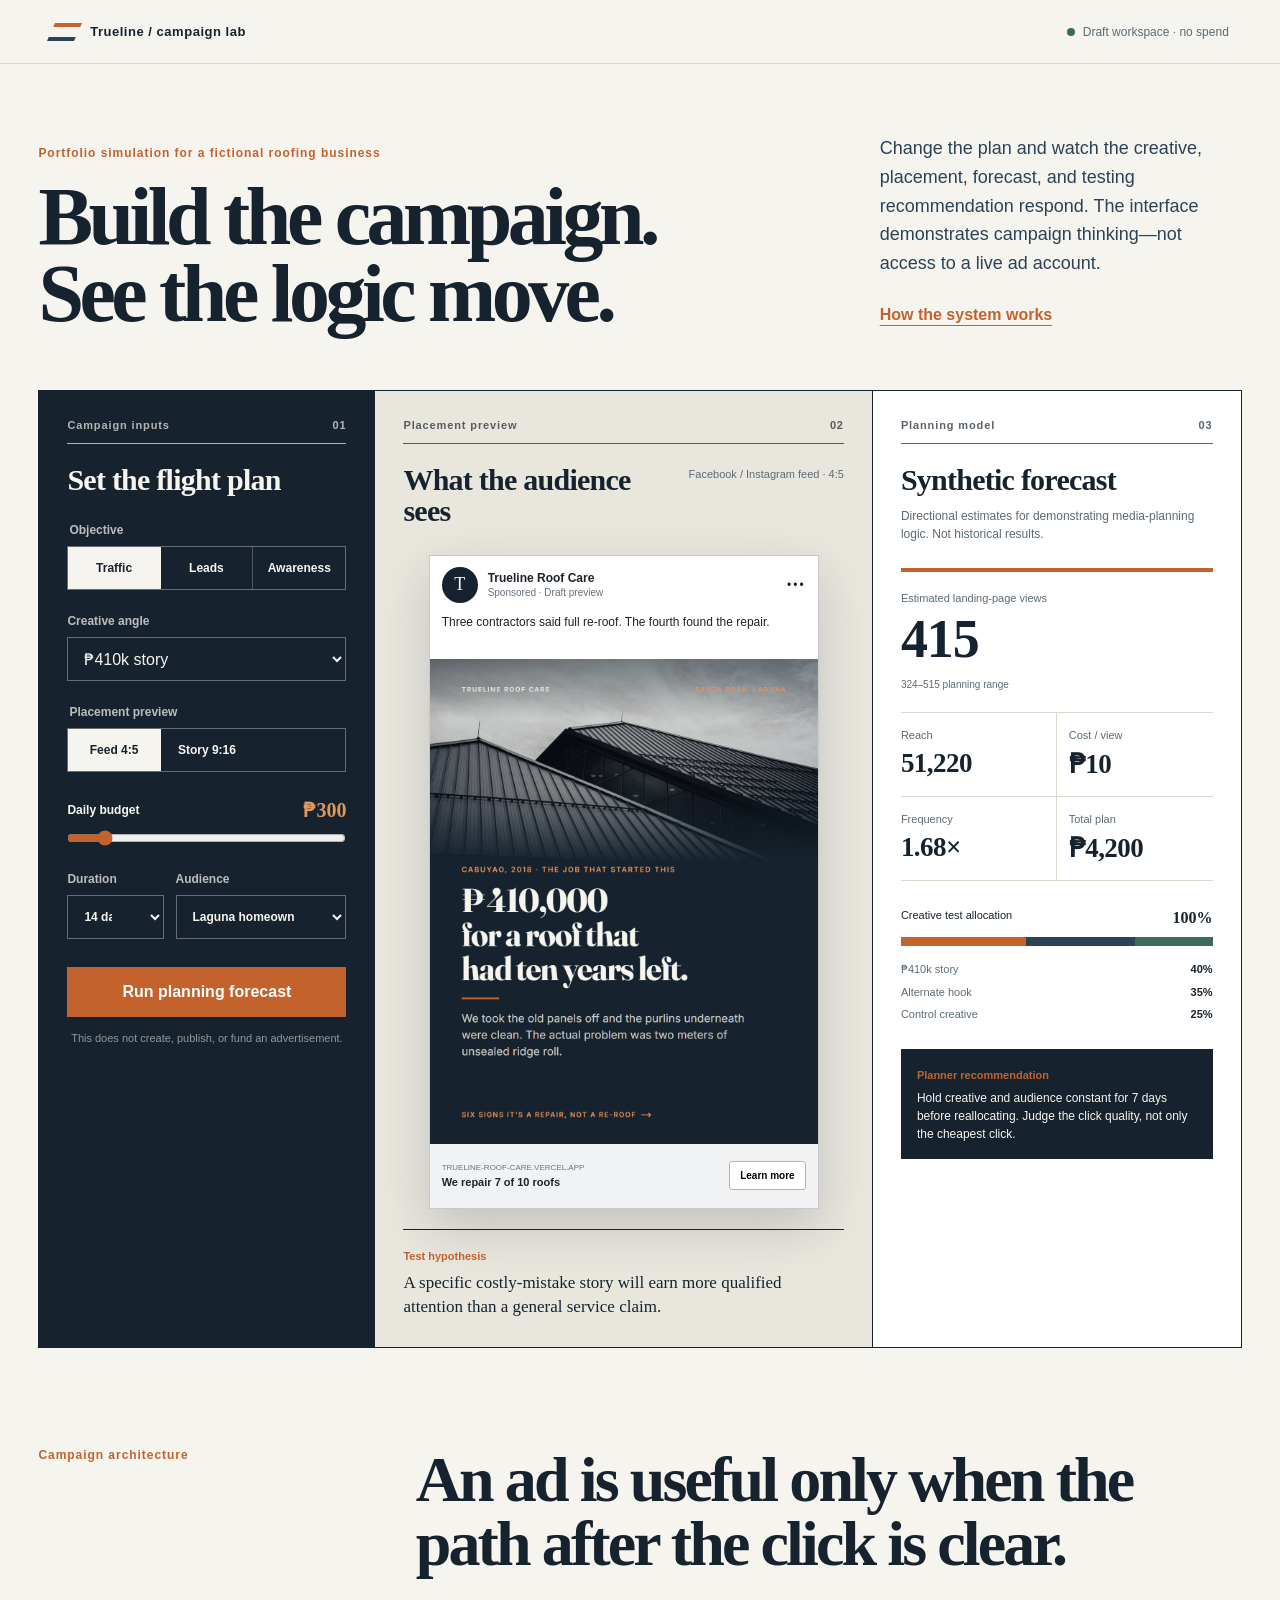
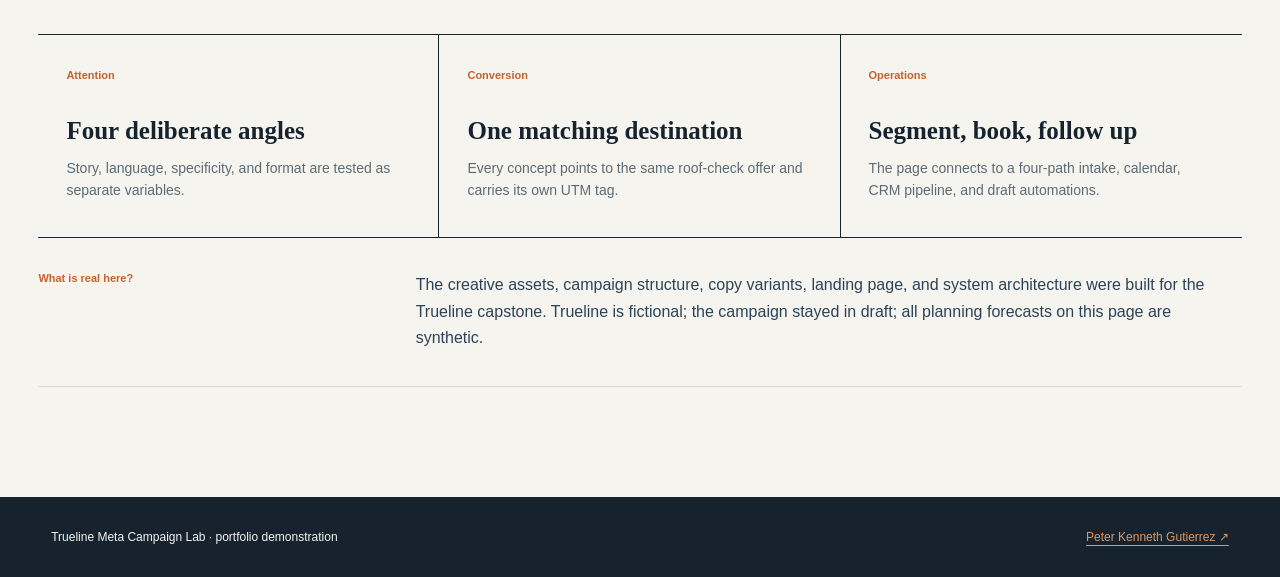
<file: meta-lab/index.html>
<!doctype html>
<html lang="en">
<head>
  <meta charset="utf-8">
  <meta name="viewport" content="width=device-width,initial-scale=1">
  <meta name="description" content="Interactive, privacy-safe campaign planning demo for the fictional Trueline Roof Care project.">
  <title>Trueline Meta Campaign Lab</title>
  <link rel="stylesheet" href="styles.css">
</head>
<body>
  <header class="topbar">
    <a class="brand" href="#lab" aria-label="Trueline campaign lab home">
      <span class="brand-mark" aria-hidden="true"></span>
      <span>Trueline / campaign lab</span>
    </a>
    <div class="status"><span></span> Draft workspace · no spend</div>
  </header>

  <main>
    <section class="intro" aria-labelledby="page-title">
      <div>
        <p class="context">Portfolio simulation for a fictional roofing business</p>
        <h1 id="page-title">Build the campaign.<br>See the logic move.</h1>
      </div>
      <div class="intro-copy">
        <p>Change the plan and watch the creative, placement, forecast, and testing recommendation respond. The interface demonstrates campaign thinking—not access to a live ad account.</p>
        <a href="#method">How the system works</a>
      </div>
    </section>

    <section class="lab" id="lab" aria-label="Interactive campaign planner">
      <aside class="controls" aria-labelledby="controls-title">
        <div class="panel-heading">
          <span>Campaign inputs</span>
          <span class="step">01</span>
        </div>
        <h2 id="controls-title">Set the flight plan</h2>

        <fieldset>
          <legend>Objective</legend>
          <div class="segmented" id="objective-control">
            <button type="button" data-value="traffic" aria-pressed="true">Traffic</button>
            <button type="button" data-value="leads" aria-pressed="false">Leads</button>
            <button type="button" data-value="awareness" aria-pressed="false">Awareness</button>
          </div>
        </fieldset>

        <label class="field-label" for="creative">Creative angle</label>
        <select id="creative">
          <option value="story">₱410k story</option>
          <option value="taglish">Taglish pattern break</option>
          <option value="washer">₱18 washer detail</option>
          <option value="carousel">Six-signs carousel</option>
        </select>

        <fieldset>
          <legend>Placement preview</legend>
          <div class="segmented" id="placement-control">
            <button type="button" data-value="feed" aria-pressed="true">Feed 4:5</button>
            <button type="button" data-value="story" aria-pressed="false">Story 9:16</button>
          </div>
        </fieldset>

        <div class="range-row">
          <label for="budget">Daily budget</label>
          <output id="budget-output" for="budget">₱300</output>
        </div>
        <input id="budget" type="range" min="150" max="1500" value="300" step="50">

        <div class="two-fields">
          <label>Duration
            <select id="duration">
              <option value="7">7 days</option>
              <option value="14" selected>14 days</option>
              <option value="30">30 days</option>
            </select>
          </label>
          <label>Audience
            <select id="audience">
              <option value="homeowners">Laguna homeowners</option>
              <option value="property">Property operators</option>
              <option value="newbuild">New-build owners</option>
            </select>
          </label>
        </div>

        <button class="run-button" type="button" id="run-forecast">Run planning forecast</button>
        <p class="control-note">This does not create, publish, or fund an advertisement.</p>
      </aside>

      <section class="preview-panel" aria-labelledby="preview-title">
        <div class="panel-heading">
          <span>Placement preview</span>
          <span class="step">02</span>
        </div>
        <div class="preview-topline">
          <h2 id="preview-title">What the audience sees</h2>
          <span id="format-label">Facebook feed · 4:5</span>
        </div>

        <div class="device-stage">
          <article class="ad-shell feed" id="ad-shell">
            <div class="ad-header">
              <span class="avatar" aria-hidden="true">T</span>
              <span><strong>Trueline Roof Care</strong><small>Sponsored · Draft preview</small></span>
              <span class="more" aria-hidden="true">•••</span>
            </div>
            <p class="ad-copy" id="ad-copy"></p>
            <div class="creative-frame">
              <img id="creative-image" src="assets/story-feed.png" alt="Trueline roof-care advertising creative">
              <span class="story-ui" aria-hidden="true">Learn more</span>
            </div>
            <div class="ad-footer">
              <span><small>TRUELINE-ROOF-CARE.VERCEL.APP</small><strong id="ad-headline"></strong></span>
              <button type="button" tabindex="-1">Learn more</button>
            </div>
          </article>
        </div>

        <div class="hypothesis">
          <span>Test hypothesis</span>
          <p id="hypothesis-copy"></p>
        </div>
      </section>

      <aside class="forecast" aria-labelledby="forecast-title">
        <div class="panel-heading">
          <span>Planning model</span>
          <span class="step">03</span>
        </div>
        <h2 id="forecast-title">Synthetic forecast</h2>
        <p class="forecast-note">Directional estimates for demonstrating media-planning logic. Not historical results.</p>

        <div class="metric primary">
          <span id="primary-label">Estimated landing-page views</span>
          <strong id="primary-value">—</strong>
          <small id="primary-range">Run the forecast to calculate</small>
        </div>
        <div class="metric-grid">
          <div class="metric"><span>Reach</span><strong id="reach-value">—</strong></div>
          <div class="metric"><span id="cost-label">Cost / view</span><strong id="cost-value">—</strong></div>
          <div class="metric"><span>Frequency</span><strong id="frequency-value">—</strong></div>
          <div class="metric"><span>Total plan</span><strong id="spend-value">—</strong></div>
        </div>

        <div class="allocation">
          <div class="allocation-heading"><span>Creative test allocation</span><strong>100%</strong></div>
          <div class="allocation-bar" aria-hidden="true">
            <i style="--w:40%"></i><i style="--w:35%"></i><i style="--w:25%"></i>
          </div>
          <ol id="allocation-list"></ol>
        </div>

        <div class="recommendation" aria-live="polite">
          <span>Planner recommendation</span>
          <p id="recommendation-copy">Run the forecast to generate a next-step recommendation.</p>
        </div>
      </aside>
    </section>

    <section class="method" id="method" aria-labelledby="method-title">
      <div class="method-heading">
        <p class="context">Campaign architecture</p>
        <h2 id="method-title">An ad is useful only when the path after the click is clear.</h2>
      </div>
      <div class="journey" role="list">
        <article role="listitem"><span>Attention</span><h3>Four deliberate angles</h3><p>Story, language, specificity, and format are tested as separate variables.</p></article>
        <article role="listitem"><span>Conversion</span><h3>One matching destination</h3><p>Every concept points to the same roof-check offer and carries its own UTM tag.</p></article>
        <article role="listitem"><span>Operations</span><h3>Segment, book, follow up</h3><p>The page connects to a four-path intake, calendar, CRM pipeline, and draft automations.</p></article>
      </div>
      <div class="truth-note">
        <strong>What is real here?</strong>
        <p>The creative assets, campaign structure, copy variants, landing page, and system architecture were built for the Trueline capstone. Trueline is fictional; the campaign stayed in draft; all planning forecasts on this page are synthetic.</p>
      </div>
    </section>
  </main>

  <footer>
    <span>Trueline Meta Campaign Lab · portfolio demonstration</span>
    <a href="https://gutierrez-portfolio-zeta.vercel.app/" target="_blank" rel="noopener">Peter Kenneth Gutierrez ↗</a>
  </footer>
  <script src="app.js"></script>
</body>
</html>
</file>
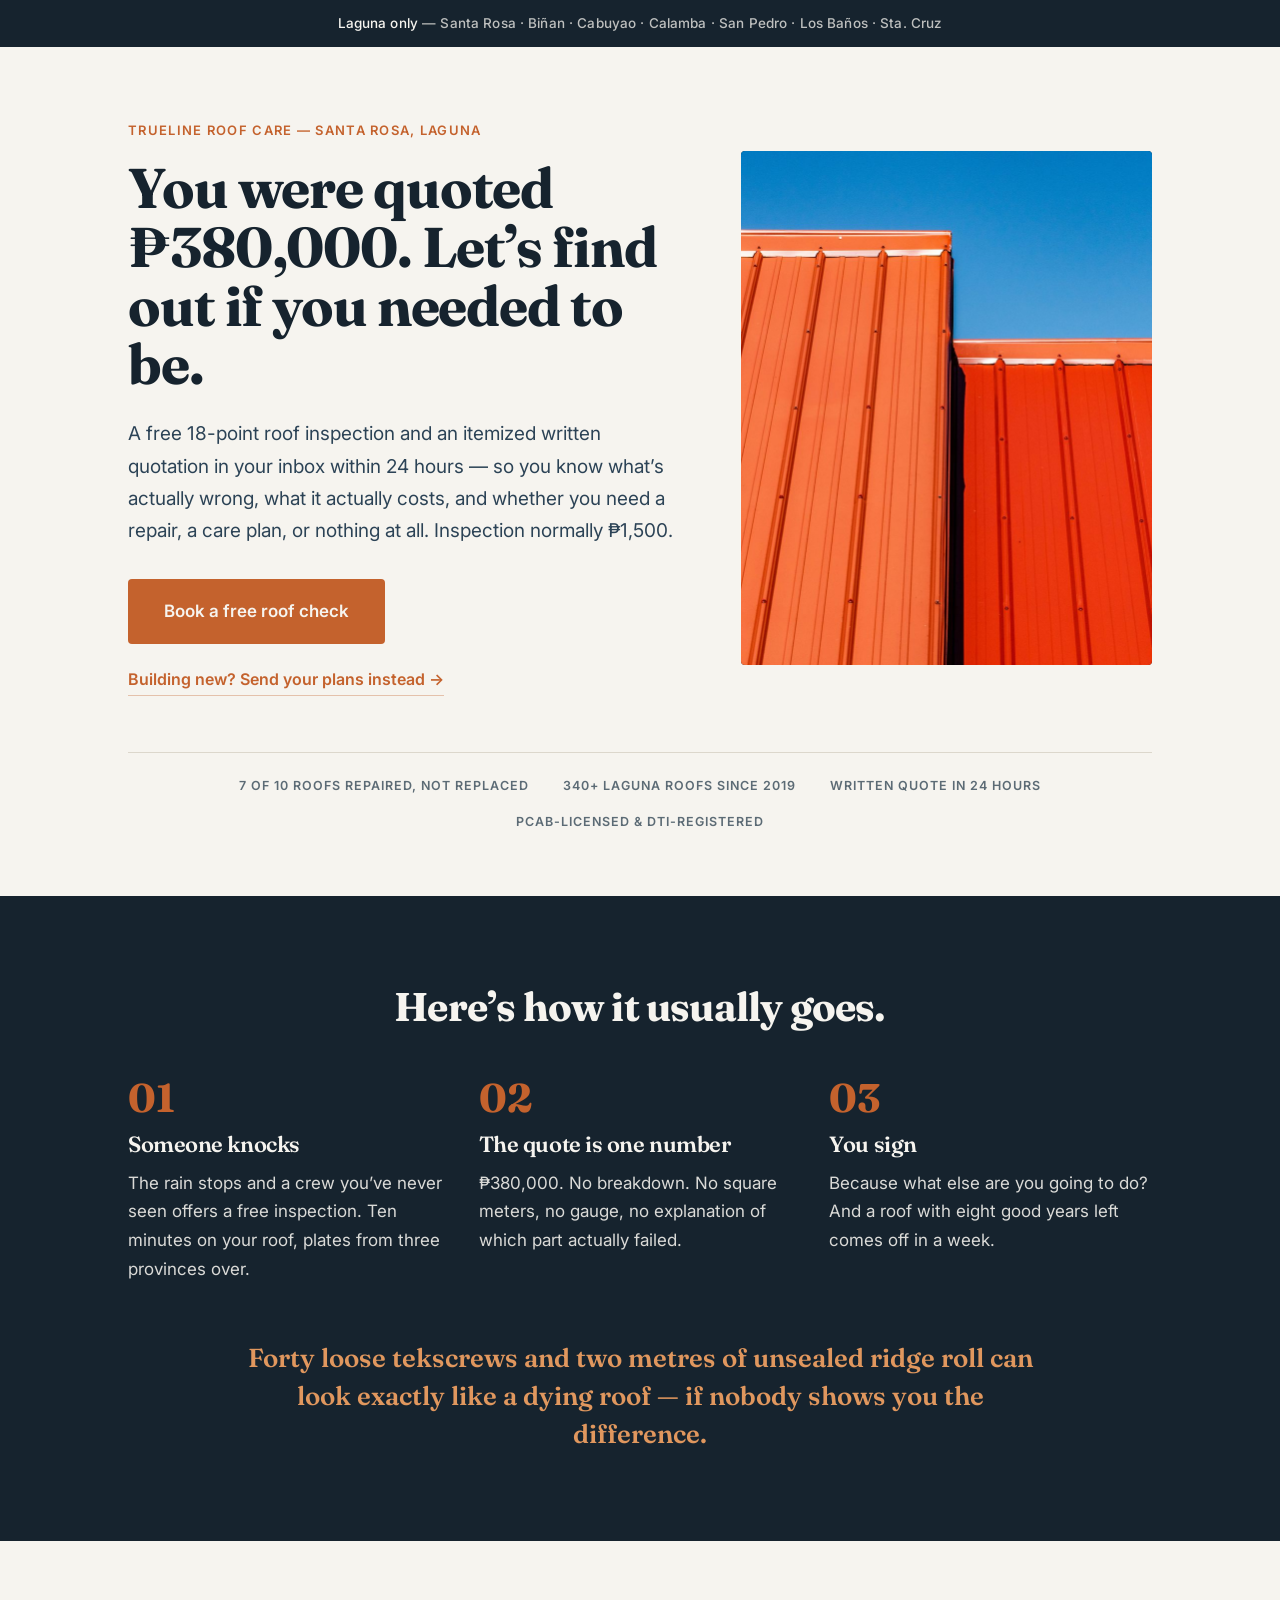
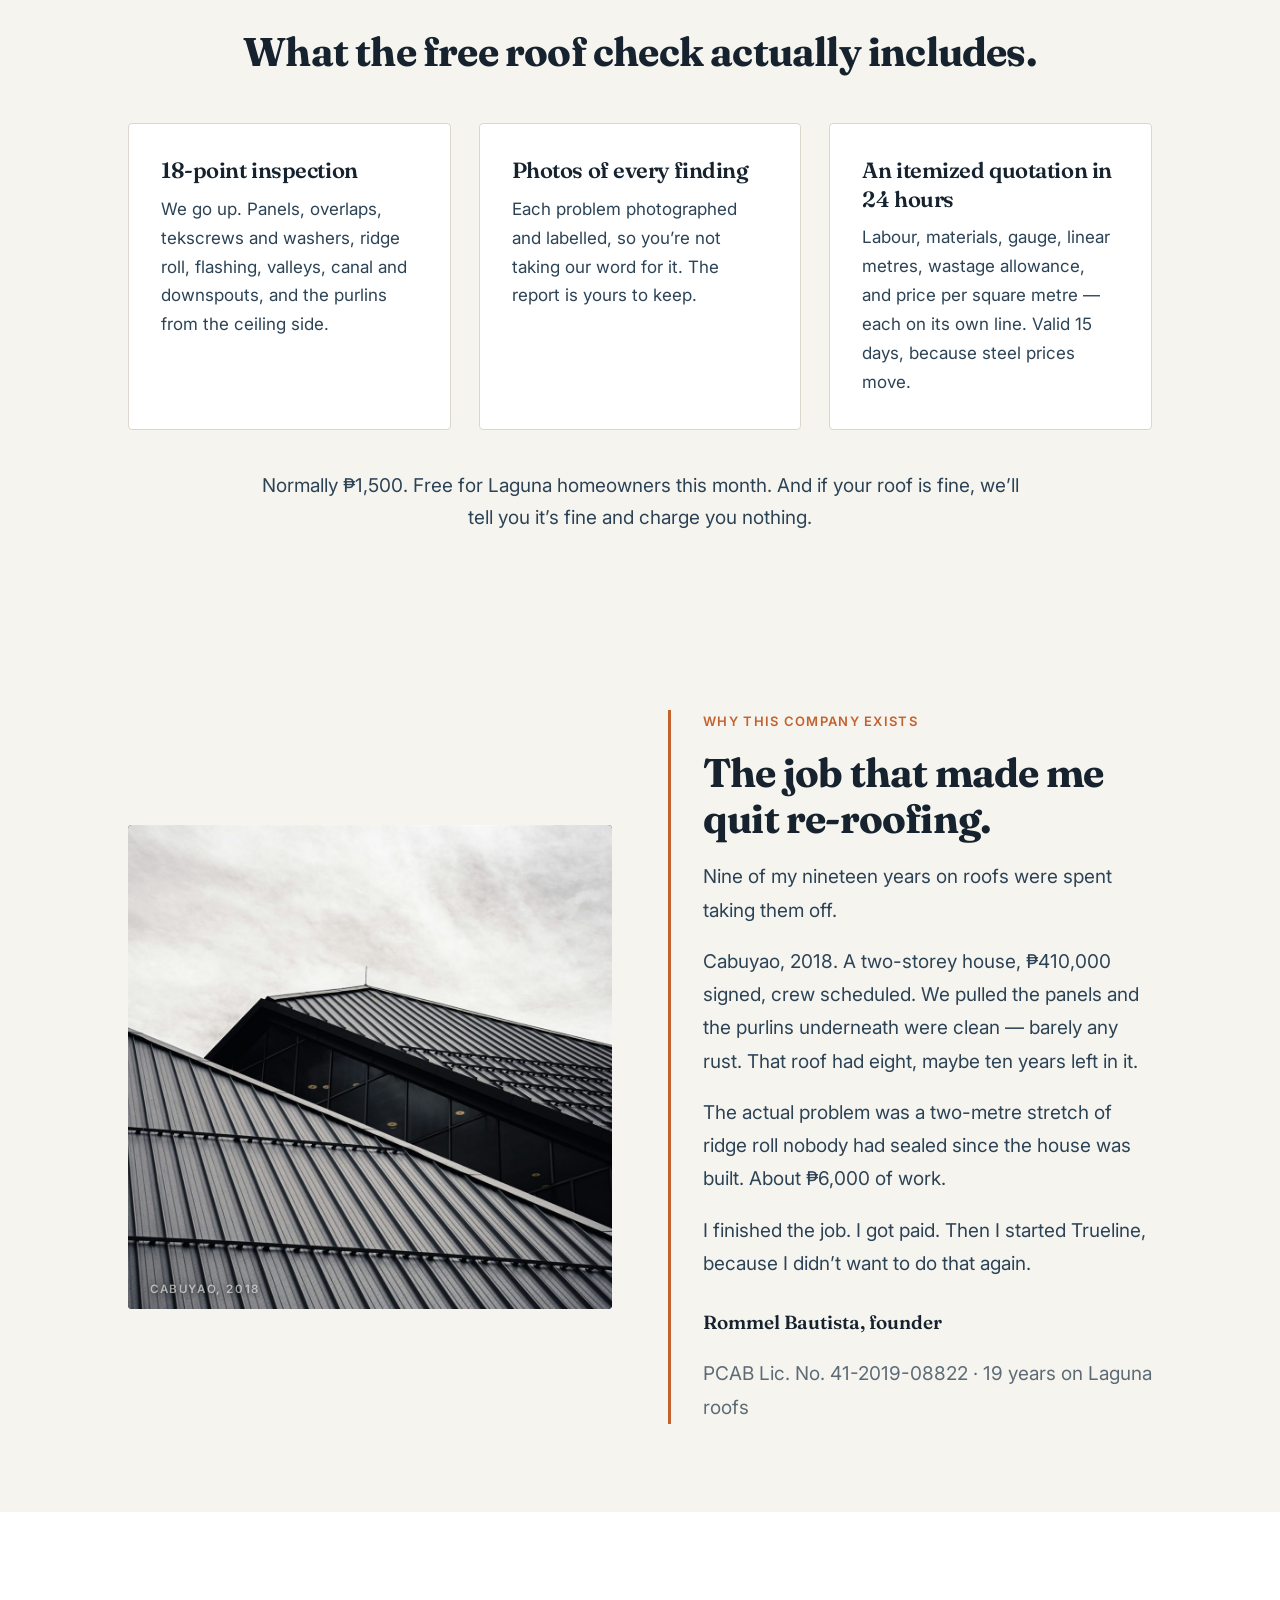
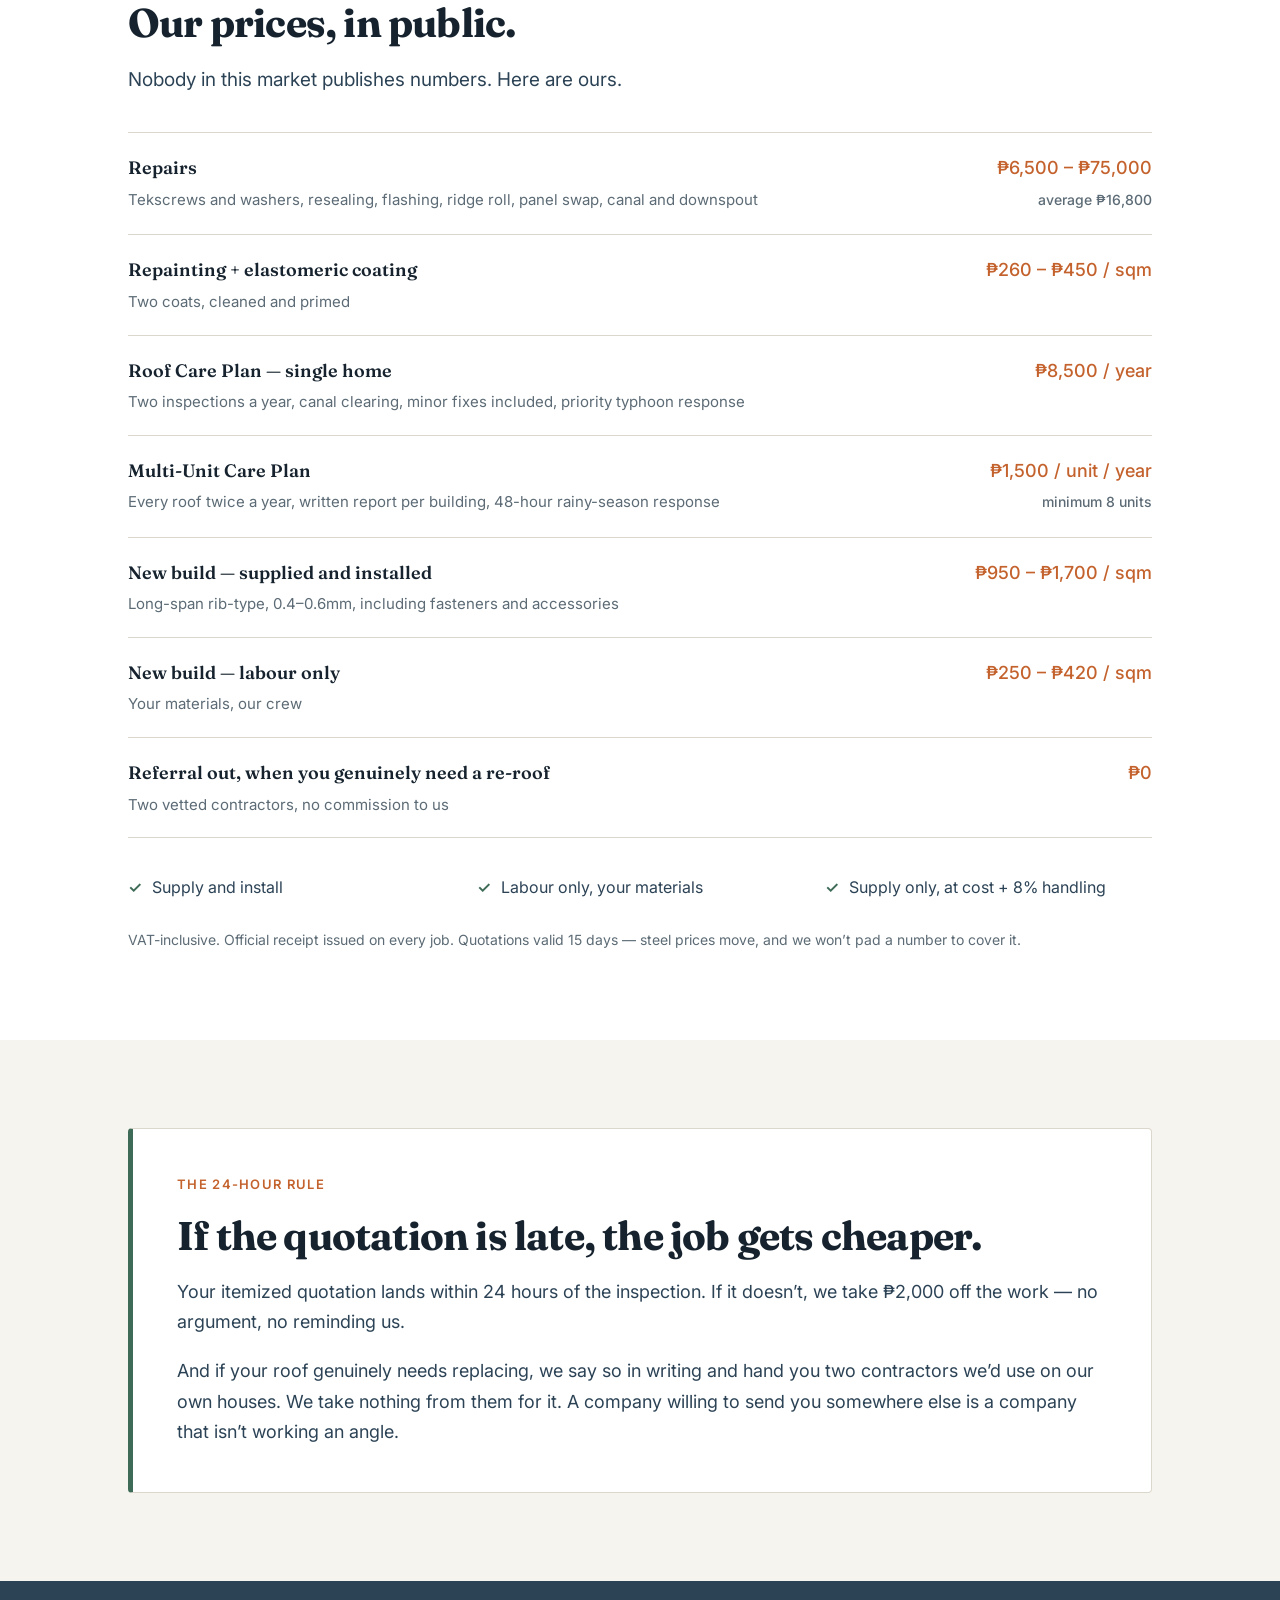
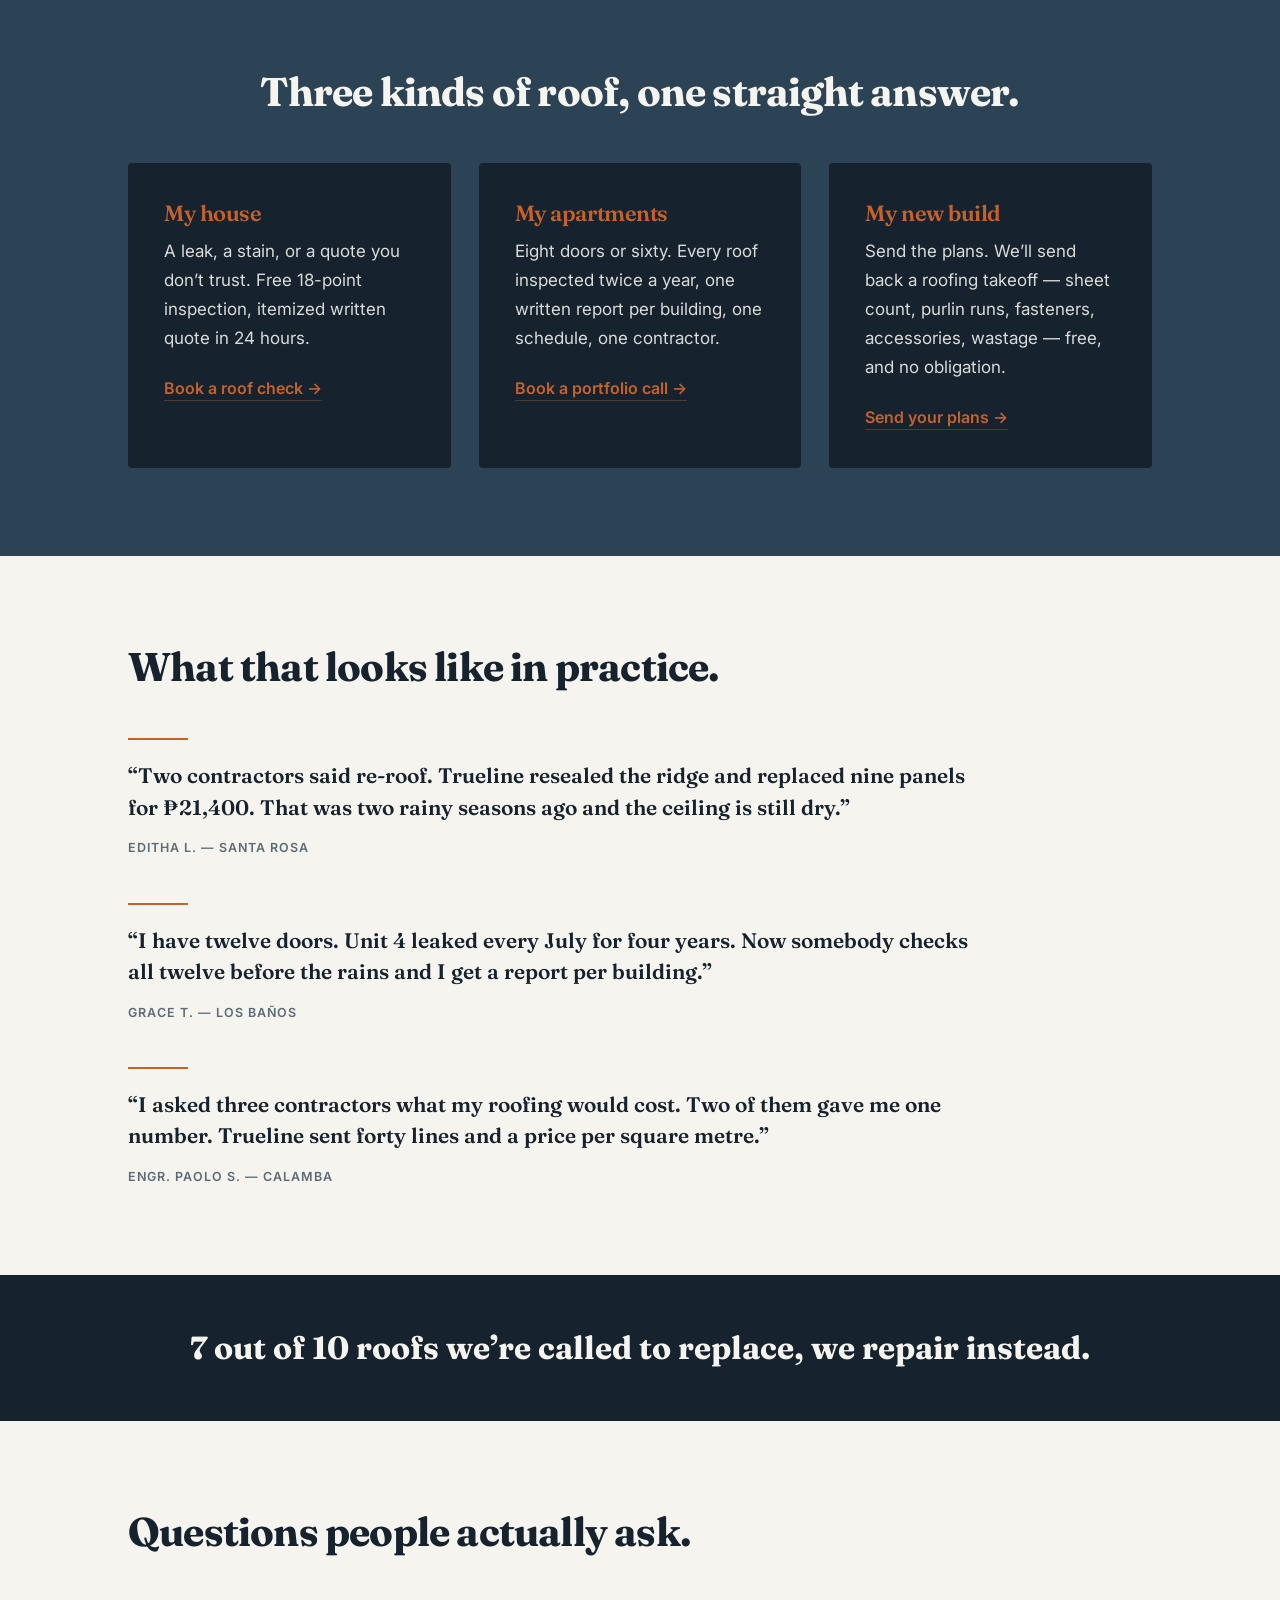
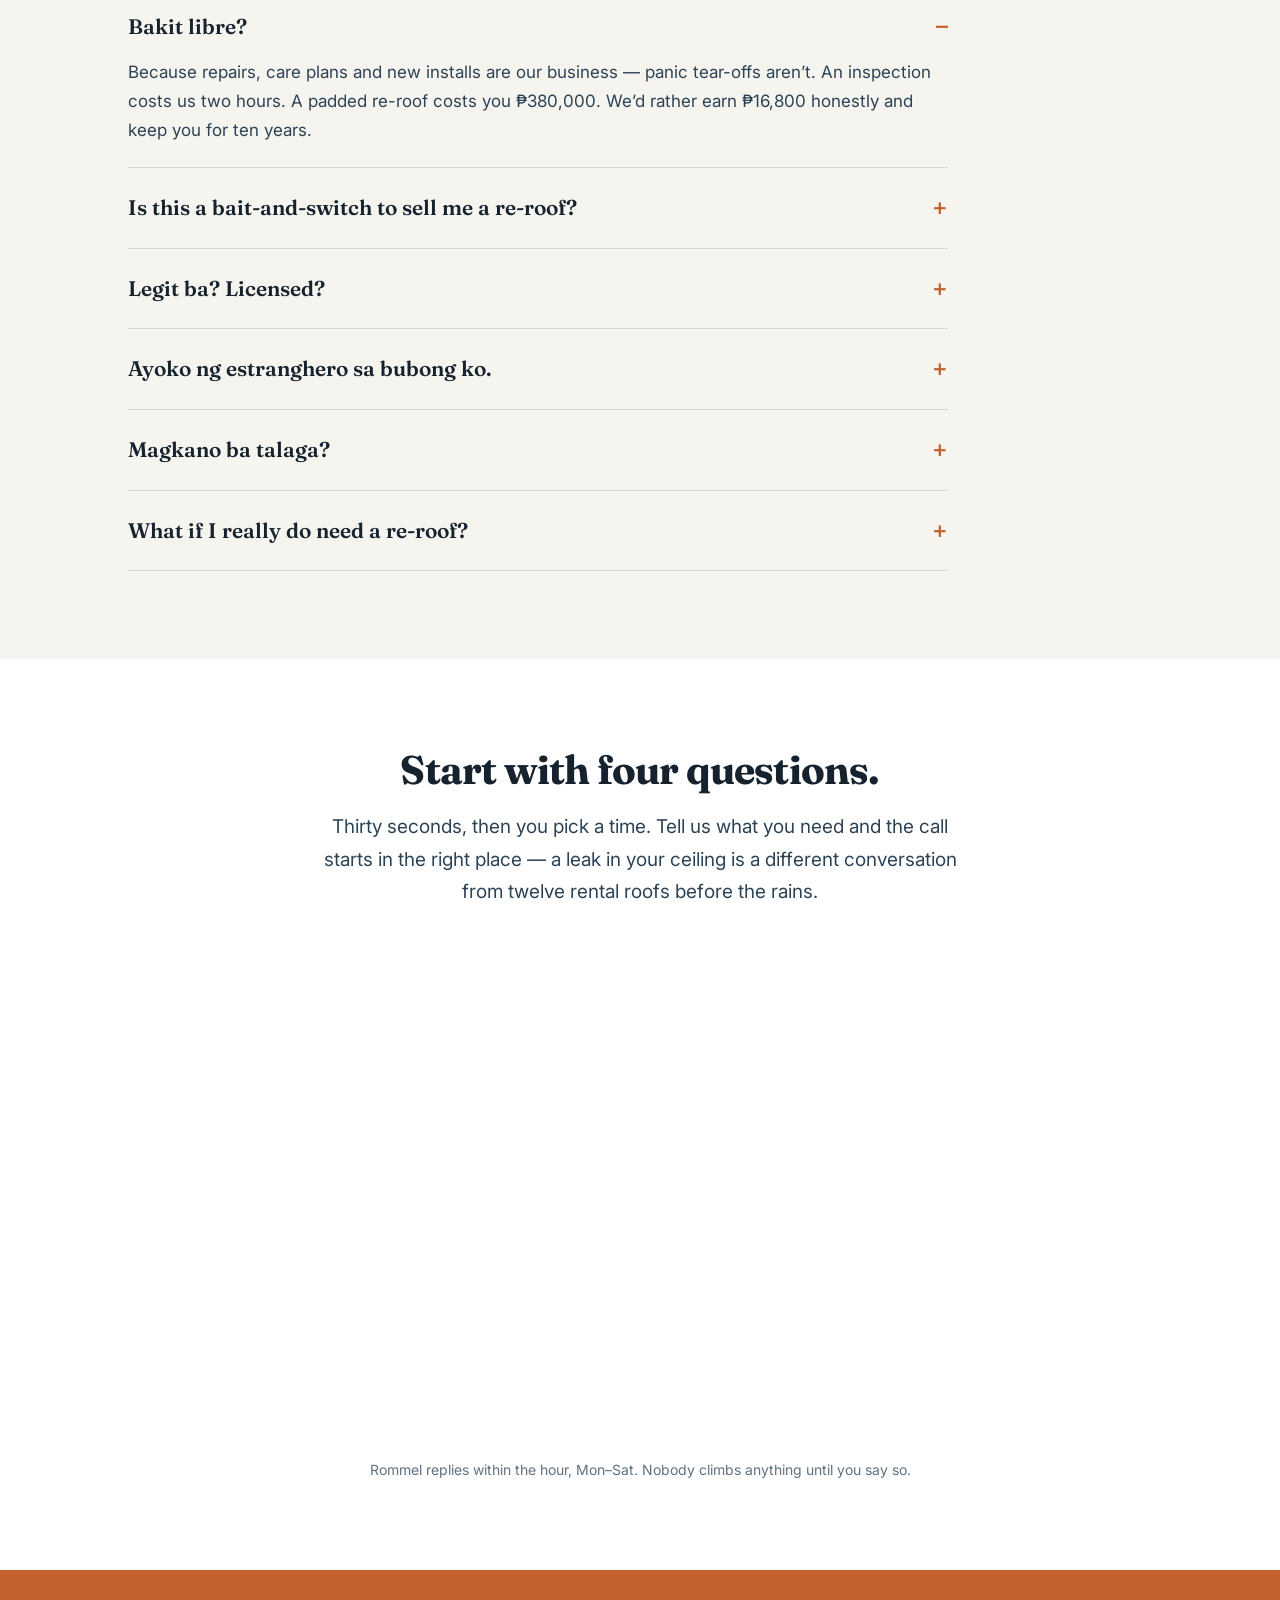
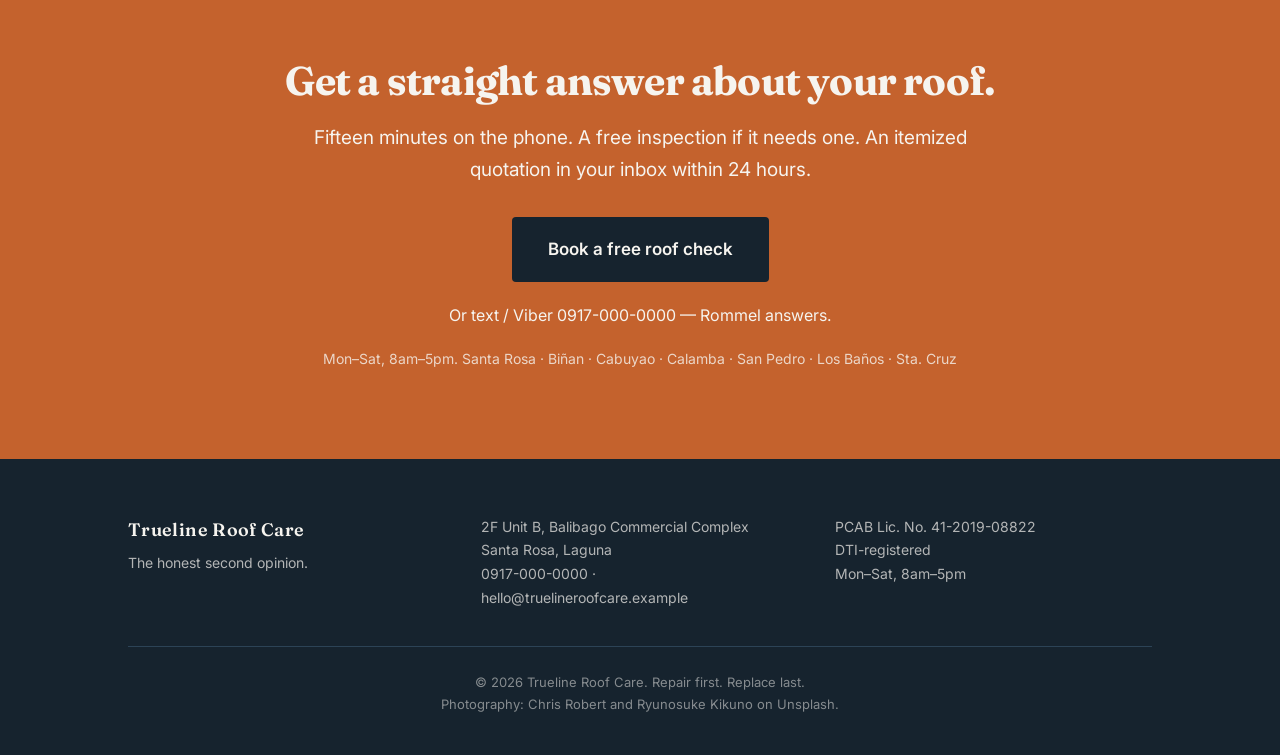
<file: site/index.html>
<!doctype html>
<html lang="en">
<head>
<meta charset="utf-8">
<meta name="viewport" content="width=device-width, initial-scale=1">
<title>Trueline Roof Care — The honest second opinion | Santa Rosa, Laguna</title>
<meta name="description" content="Free 18-point roof inspection and an itemized written quotation within 24 hours. We repair 7 out of 10 roofs we're called to replace. Santa Rosa, Biñan, Cabuyao, Calamba, San Pedro, Los Baños, Sta. Cruz.">
<link rel="preconnect" href="https://fonts.googleapis.com">
<link rel="preconnect" href="https://fonts.gstatic.com" crossorigin>
<link href="https://fonts.googleapis.com/css2?family=Fraunces:opsz,wght@9..144,600;9..144,700&family=Inter:wght@400;500;600&display=swap" rel="stylesheet">
<style>
:root{
  --slate:#16232E;
  --storm:#2C4356;
  --chalk:#F6F4EF;
  --copper:#C4622D;
  --copper-light:#E0975E;
  --moss:#3E6B57;
  --line:#DCD7CC;
  --ink-muted:#5C6B75;
  --serif:'Fraunces',Georgia,'Times New Roman',serif;
  --sans:'Inter',-apple-system,BlinkMacSystemFont,'Segoe UI',sans-serif;
  --max:1080px;
  --pad:88px;
}
*{box-sizing:border-box;margin:0;padding:0}
html{scroll-behavior:smooth}
body{
  font-family:var(--sans);
  font-size:18px;
  line-height:1.7;
  color:var(--storm);
  background:var(--chalk);
  -webkit-font-smoothing:antialiased;
}
img{max-width:100%;display:block}
a{color:var(--copper);text-decoration:none}
a:hover{color:var(--copper-light)}

/* ---------- layout ---------- */
.wrap{max-width:var(--max);margin:0 auto;padding:0 28px}
section{padding:var(--pad) 0}
.band-dark{background:var(--slate);color:var(--chalk)}
.band-storm{background:var(--storm);color:var(--chalk)}
.band-white{background:#fff}
.band-copper{background:var(--copper);color:var(--chalk)}

/* ---------- type ---------- */
h1,h2,h3{font-family:var(--serif);color:var(--slate);font-weight:700;letter-spacing:-.02em}
.band-dark h1,.band-dark h2,.band-dark h3,
.band-storm h2,.band-storm h3,
.band-copper h2{color:var(--chalk)}
h1{font-size:clamp(34px,5.2vw,56px);line-height:1.05}
h2{font-size:clamp(28px,3.6vw,40px);line-height:1.15;margin-bottom:18px}
h3{font-size:22px;font-weight:600;line-height:1.3;margin-bottom:10px}
p{margin-bottom:18px}
p:last-child{margin-bottom:0}
.eyebrow{
  font-family:var(--sans);font-size:13px;font-weight:600;letter-spacing:.1em;
  text-transform:uppercase;color:var(--copper);margin-bottom:18px;display:block
}
.lede{font-size:19px}
.muted{color:var(--ink-muted)}
.small{font-size:14px;line-height:1.6}

/* ---------- buttons ---------- */
.btn{
  display:inline-block;font-family:var(--sans);font-size:17px;font-weight:600;
  background:var(--copper);color:var(--chalk);padding:18px 36px;border-radius:4px;
  transition:background .18s ease;border:none;cursor:pointer
}
.btn:hover{background:var(--copper-light);color:var(--chalk)}
.btn-invert{background:var(--slate);color:var(--chalk)}
.btn-invert:hover{background:#0d161d;color:var(--chalk)}
.textlink{font-weight:600;font-size:16px;border-bottom:1px solid rgba(196,98,45,.35);padding-bottom:2px}

/* ---------- announcement ---------- */
.announce{
  background:var(--slate);color:var(--chalk);font-size:13.5px;font-weight:500;
  text-align:center;padding:12px 20px;letter-spacing:.01em
}
.announce span{opacity:.75}

/* ---------- hero ---------- */
.hero{padding:72px 0 64px}
.hero-grid{display:grid;grid-template-columns:1.15fr .85fr;gap:56px;align-items:center}
.hero h1{margin-bottom:24px}
.hero .lede{max-width:34em;margin-bottom:32px}
.hero-cta{display:flex;flex-wrap:wrap;gap:22px;align-items:center}

/* hero art — SVG illustration, or swap in a photo via .art img */
.art{position:relative;border-radius:4px;overflow:hidden;background:var(--slate);line-height:0}
.art svg{width:100%;height:auto;display:block;font-family:var(--sans)}
.art img{width:100%;height:100%;object-fit:cover;object-position:50% 45%;aspect-ratio:4/5}
.art .panel-tag{z-index:2;text-shadow:0 1px 6px rgba(11,20,27,.85)}

/* the roof panel, drawn in CSS — no stock photography */
.panel{
  position:relative;aspect-ratio:4/5;border-radius:4px;overflow:hidden;
  background:
    linear-gradient(115deg,rgba(224,151,94,.22) 0%,rgba(224,151,94,0) 38%),
    repeating-linear-gradient(101deg,
      #16232E 0 13px,
      #1c2c39 13px 17px,
      #2C4356 17px 27px,
      #1c2c39 27px 31px);
  box-shadow:inset 0 0 90px rgba(0,0,0,.45)
}
.panel::after{
  content:"";position:absolute;inset:0;
  background-image:radial-gradient(circle at 1px 1px,rgba(246,244,239,.055) 1px,transparent 0);
  background-size:4px 4px;
}
.screw{
  position:absolute;width:13px;height:13px;border-radius:50%;
  background:#8f6b52;box-shadow:0 0 0 3px rgba(196,98,45,.28),0 1px 2px rgba(0,0,0,.5)
}
.screw.flag{background:var(--copper);box-shadow:0 0 0 4px rgba(196,98,45,.28),0 0 0 12px rgba(196,98,45,.13)}
.chalkline{
  position:absolute;left:0;right:0;bottom:22%;height:0;
  border-top:1.5px dashed rgba(246,244,239,.5);transform:rotate(-11deg)
}
.panel-tag{
  position:absolute;left:22px;bottom:20px;font-size:11.5px;font-weight:600;
  letter-spacing:.14em;text-transform:uppercase;color:rgba(246,244,239,.62)
}

/* trust strip */
.trust{border-top:1px solid var(--line);margin-top:56px;padding-top:22px}
.trust ul{list-style:none;display:flex;flex-wrap:wrap;gap:14px 34px;justify-content:center}
.trust li{
  font-size:12.5px;font-weight:600;letter-spacing:.08em;text-transform:uppercase;color:var(--ink-muted)
}

/* ---------- grids ---------- */
.cols-3{display:grid;grid-template-columns:repeat(3,1fr);gap:28px}
.cols-2{display:grid;grid-template-columns:1fr 1fr;gap:56px;align-items:center}

.step .num{font-family:var(--serif);font-size:40px;font-weight:700;color:var(--copper);line-height:1;margin-bottom:12px;display:block}
.step p{color:rgba(246,244,239,.88);font-size:17px}
.pullquote{
  font-family:var(--serif);font-size:clamp(20px,2.4vw,26px);font-weight:600;line-height:1.45;
  color:var(--copper-light);text-align:center;max-width:800px;margin:56px auto 0
}

.card{
  background:#fff;border:1px solid var(--line);border-radius:4px;padding:32px
}
.card p{font-size:17px}
.kicker{text-align:center;max-width:780px;margin:40px auto 0;font-size:19px}

/* founder */
.founder-copy{border-left:3px solid var(--copper);padding-left:32px}
.founder-copy p{font-size:19px;line-height:1.75}
.sig{font-family:var(--serif);font-size:20px;font-weight:600;color:var(--slate);margin-top:26px}
.credentials{font-size:13px;color:var(--ink-muted)}

/* prices */
.price-row{
  display:grid;grid-template-columns:1fr auto;gap:28px;align-items:baseline;
  padding:20px 0;border-bottom:1px solid var(--line)
}
.price-row:first-of-type{border-top:1px solid var(--line)}
.price-row .name{font-family:var(--serif);font-weight:600;font-size:18px;color:var(--slate)}
.price-row .name em{font-style:normal;font-family:var(--sans);font-weight:400;font-size:15px;color:var(--ink-muted);display:block;margin-top:3px}
.price-row .amt{font-weight:500;color:var(--copper);text-align:right;white-space:nowrap}
.buy{display:grid;grid-template-columns:repeat(3,1fr);gap:22px;margin-top:36px}
.buy div{font-size:16px;display:flex;gap:10px;align-items:flex-start}
.tick{color:var(--moss);font-weight:600;flex:none}

/* guarantee */
.guarantee{
  background:#fff;border:1px solid var(--line);border-left:5px solid var(--moss);
  border-radius:4px;padding:44px
}

/* segments */
.seg{background:var(--slate);border-radius:4px;padding:36px}
.seg h3{color:var(--copper)}
.seg p{color:rgba(246,244,239,.88);font-size:17px;margin-bottom:20px}

/* proof */
.quote{max-width:860px;margin-bottom:44px}
.quote .rule{width:60px;height:2px;background:var(--copper);margin-bottom:20px}
.quote blockquote{font-family:var(--serif);font-size:21px;font-weight:600;line-height:1.5;color:var(--slate)}
.quote cite{
  display:block;margin-top:14px;font-style:normal;font-size:12.5px;font-weight:600;
  letter-spacing:.08em;text-transform:uppercase;color:var(--ink-muted)
}
.statband{background:var(--slate);padding:52px 0}
.statband p{
  font-family:var(--serif);font-weight:700;font-size:clamp(24px,3vw,32px);
  color:var(--chalk);text-align:center;line-height:1.3
}

/* faq */
.faq{max-width:820px}
details{border-bottom:1px solid var(--line);padding:22px 0}
details summary{
  font-family:var(--serif);font-size:21px;font-weight:600;color:var(--slate);
  cursor:pointer;list-style:none;display:flex;justify-content:space-between;gap:20px;align-items:baseline
}
details summary::-webkit-details-marker{display:none}
details summary::after{content:"+";color:var(--copper);font-family:var(--sans);font-weight:500;font-size:24px;line-height:1}
details[open] summary::after{content:"–"}
details p{margin-top:14px;font-size:17px}

/* form */
.formband{text-align:center}
.formband p{max-width:660px;margin:0 auto}
.formwrap{
  position:relative;z-index:1;isolation:isolate;
  max-width:600px;margin:30px auto 0;text-align:left;
  overflow:hidden;border-radius:8px;background:#fff
}
.formwrap iframe{
  display:block;width:100%;min-height:520px;max-width:100%;
  border:none;border-radius:8px;background:#fff
}
.formnote{position:relative;z-index:2;clear:both;margin-top:26px;font-size:14px;opacity:.75}
@media (max-width:900px){
  .formwrap{max-width:100%;margin-top:24px}
  .formwrap iframe{min-height:560px}
}

/* final cta */
.final{text-align:center}
.final p{max-width:720px;margin-left:auto;margin-right:auto}
.final .btn{margin:12px 0 20px}
.final .viber{font-size:16px}
.final .micro{font-size:14px;opacity:.8}

/* footer */
footer{background:var(--slate);color:rgba(246,244,239,.7);padding:56px 0 40px;font-size:14px}
footer .cols-3{gap:36px}
footer strong{
  display:block;font-family:var(--serif);font-size:18px;font-weight:600;
  color:var(--chalk);letter-spacing:.02em;margin-bottom:6px
}
.legal{
  border-top:1px solid #2C4356;margin-top:36px;padding-top:24px;text-align:center;
  font-size:13px;color:rgba(246,244,239,.5)
}

/* sticky mobile cta */
.sticky{
  display:none;position:fixed;left:0;right:0;bottom:0;z-index:50;
  background:var(--slate);padding:12px 16px;box-shadow:0 -8px 24px rgba(22,35,46,.22)
}
.sticky a{display:block;text-align:center}

/* reveal */
.reveal{opacity:0;transform:translateY(14px);transition:opacity .55s ease,transform .55s ease}
.reveal.in{opacity:1;transform:none}
@media (prefers-reduced-motion:reduce){
  .reveal{opacity:1;transform:none;transition:none}
  html{scroll-behavior:auto}
}

/* ---------- responsive ---------- */
@media (max-width:900px){
  :root{--pad:56px}
  .hero-grid,.cols-2{grid-template-columns:1fr;gap:36px}
  .cols-3,.buy{grid-template-columns:1fr}
  .hero{padding:48px 0 40px}
  .panel{aspect-ratio:5/3}
  .founder-copy{padding-left:22px}
  .guarantee{padding:30px}
  .price-row{grid-template-columns:1fr;gap:6px}
  .price-row .amt{text-align:left}
  .trust ul{justify-content:flex-start;gap:12px 22px}
  body{padding-bottom:72px}
  .sticky{display:block}
  footer .cols-3{grid-template-columns:1fr}
}
</style>
</head>
<body>

<!-- 1 · announcement -->
<div class="announce">
  Laguna only <span>— Santa Rosa · Biñan · Cabuyao · Calamba · San Pedro · Los Baños · Sta. Cruz</span>
</div>

<!-- 2 · hero -->
<section class="hero">
  <div class="wrap">
    <div class="hero-grid">
      <div>
        <span class="eyebrow">Trueline Roof Care — Santa Rosa, Laguna</span>
        <h1>You were quoted ₱380,000. Let&rsquo;s find out if you needed to be.</h1>
        <p class="lede">A free 18-point roof inspection and an itemized written quotation in your inbox within 24 hours &mdash; so you know what&rsquo;s actually wrong, what it actually costs, and whether you need a repair, a care plan, or nothing at all. Inspection normally ₱1,500.</p>
        <div class="hero-cta">
          <a class="btn" href="https://api.leadconnectorhq.com/widget/booking/OzxJlo2ymaCQIpZC8sUi" target="_blank" rel="noopener">Book a free roof check</a>
          <a class="textlink" href="#plans">Building new? Send your plans instead &rarr;</a>
        </div>
      </div>
      <!-- Hero photo. Save the Unsplash download as site/images/hero-roof.jpg.
           If the file is missing, the drawn SVG panel below shows instead. -->
      <figure class="art">
        <img src="images/hero-roof.jpg" alt="Roof line against the sky, Santa Rosa, Laguna"
             onerror="this.parentElement.remove();document.getElementById('heroArt').hidden=false">
      </figure>

      <figure class="art" id="heroArt" hidden>
        <svg viewBox="0 0 520 640" role="img" aria-label="Diagram of a long-span roof panel showing ridge roll, ribs, and tekscrews, with a failed rubber washer highlighted">
          <defs>
            <linearGradient id="rib" x1="0" y1="0" x2="1" y2="0">
              <stop offset="0%" stop-color="#101b24"/>
              <stop offset="42%" stop-color="#33506a"/>
              <stop offset="62%" stop-color="#22384a"/>
              <stop offset="100%" stop-color="#0e1820"/>
            </linearGradient>
            <linearGradient id="ridge" x1="0" y1="0" x2="0" y2="1">
              <stop offset="0%" stop-color="#3b5b76"/>
              <stop offset="55%" stop-color="#22384a"/>
              <stop offset="100%" stop-color="#101b24"/>
            </linearGradient>
            <linearGradient id="sheen" x1="0" y1="0" x2="1" y2="1">
              <stop offset="0%" stop-color="#E0975E" stop-opacity=".26"/>
              <stop offset="45%" stop-color="#E0975E" stop-opacity="0"/>
            </linearGradient>
          </defs>

          <rect width="520" height="640" rx="4" fill="#16232E"/>

          <!-- ribs -->
          <g>
            <rect x="34"  y="96" width="30" height="520" fill="url(#rib)"/>
            <rect x="82"  y="96" width="30" height="520" fill="url(#rib)"/>
            <rect x="130" y="96" width="30" height="520" fill="url(#rib)"/>
            <rect x="178" y="96" width="30" height="520" fill="url(#rib)"/>
            <rect x="226" y="96" width="30" height="520" fill="url(#rib)"/>
            <rect x="274" y="96" width="30" height="520" fill="url(#rib)"/>
            <rect x="322" y="96" width="30" height="520" fill="url(#rib)"/>
            <rect x="370" y="96" width="30" height="520" fill="url(#rib)"/>
            <rect x="418" y="96" width="30" height="520" fill="url(#rib)"/>
            <rect x="466" y="96" width="30" height="520" fill="url(#rib)"/>
          </g>

          <!-- ridge roll -->
          <rect x="18" y="58" width="484" height="40" rx="5" fill="url(#ridge)"/>
          <line x1="18" y1="98" x2="502" y2="98" stroke="#0b141b" stroke-width="2"/>

          <!-- tekscrews -->
          <g fill="#8f6b52">
            <circle cx="97"  cy="186" r="6"/><circle cx="241" cy="186" r="6"/><circle cx="385" cy="186" r="6"/>
            <circle cx="97"  cy="366" r="6"/><circle cx="241" cy="366" r="6"/><circle cx="385" cy="366" r="6"/>
            <circle cx="97"  cy="546" r="6"/><circle cx="385" cy="546" r="6"/>
          </g>

          <!-- the failed washer -->
          <circle cx="241" cy="546" r="22" fill="none" stroke="#C4622D" stroke-opacity=".3" stroke-width="1.5"/>
          <circle cx="241" cy="546" r="13" fill="none" stroke="#C4622D" stroke-opacity=".55" stroke-width="1.5"/>
          <circle cx="241" cy="546" r="6.5" fill="#C4622D"/>
          <path d="M263 546 H360" stroke="#C4622D" stroke-width="1.5" stroke-dasharray="3 4"/>
          <text x="366" y="542" fill="#E0975E" font-size="12" font-weight="600" letter-spacing="1.2">₱18 WASHER</text>
          <text x="366" y="560" fill="#F6F4EF" fill-opacity=".55" font-size="11.5" letter-spacing=".6">perished</text>

          <!-- chalk line -->
          <line x1="0" y1="470" x2="520" y2="404" stroke="#F6F4EF" stroke-opacity=".45" stroke-width="1.5" stroke-dasharray="7 7"/>

          <!-- labels -->
          <text x="26" y="44" fill="#F6F4EF" fill-opacity=".62" font-size="11.5" font-weight="600" letter-spacing="1.6">RIDGE ROLL</text>
          <text x="26" y="628" fill="#F6F4EF" fill-opacity=".62" font-size="11.5" font-weight="600" letter-spacing="1.6">0.5MM RIB-TYPE · LAGUNA</text>

          <rect width="520" height="640" rx="4" fill="url(#sheen)"/>
        </svg>
      </figure>
    </div>

    <div class="trust">
      <ul>
        <li>7 of 10 roofs repaired, not replaced</li>
        <li>340+ Laguna roofs since 2019</li>
        <li>Written quote in 24 hours</li>
        <li>PCAB-licensed &amp; DTI-registered</li>
      </ul>
    </div>
  </div>
</section>

<!-- 3 · the problem -->
<section class="band-dark">
  <div class="wrap reveal">
    <h2 style="text-align:center">Here&rsquo;s how it usually goes.</h2>
    <div class="cols-3" style="margin-top:48px">
      <div class="step">
        <span class="num">01</span>
        <h3>Someone knocks</h3>
        <p>The rain stops and a crew you&rsquo;ve never seen offers a free inspection. Ten minutes on your roof, plates from three provinces over.</p>
      </div>
      <div class="step">
        <span class="num">02</span>
        <h3>The quote is one number</h3>
        <p>₱380,000. No breakdown. No square meters, no gauge, no explanation of which part actually failed.</p>
      </div>
      <div class="step">
        <span class="num">03</span>
        <h3>You sign</h3>
        <p>Because what else are you going to do? And a roof with eight good years left comes off in a week.</p>
      </div>
    </div>
    <p class="pullquote">Forty loose tekscrews and two metres of unsealed ridge roll can look exactly like a dying roof &mdash; if nobody shows you the difference.</p>
  </div>
</section>

<!-- 4 · what the free check includes -->
<section>
  <div class="wrap reveal">
    <h2 style="text-align:center">What the free roof check actually includes.</h2>
    <div class="cols-3" style="margin-top:48px">
      <div class="card">
        <h3>18-point inspection</h3>
        <p>We go up. Panels, overlaps, tekscrews and washers, ridge roll, flashing, valleys, canal and downspouts, and the purlins from the ceiling side.</p>
      </div>
      <div class="card">
        <h3>Photos of every finding</h3>
        <p>Each problem photographed and labelled, so you&rsquo;re not taking our word for it. The report is yours to keep.</p>
      </div>
      <div class="card">
        <h3>An itemized quotation in 24 hours</h3>
        <p>Labour, materials, gauge, linear metres, wastage allowance, and price per square metre &mdash; each on its own line. Valid 15 days, because steel prices move.</p>
      </div>
    </div>
    <p class="kicker">Normally ₱1,500. Free for Laguna homeowners this month. And if your roof is fine, we&rsquo;ll tell you it&rsquo;s fine and charge you nothing.</p>
  </div>
</section>

<!-- 5 · founder story -->
<section>
  <div class="wrap reveal">
    <div class="cols-2">
      <figure class="art">
        <img src="images/founder-roof.jpg" alt="Ribbed long-span roof under an overcast sky" style="aspect-ratio:1/1">
        <span class="panel-tag">Cabuyao, 2018</span>
      </figure>
      <div class="founder-copy">
        <span class="eyebrow">Why this company exists</span>
        <h2>The job that made me quit re-roofing.</h2>
        <p>Nine of my nineteen years on roofs were spent taking them off.</p>
        <p>Cabuyao, 2018. A two-storey house, ₱410,000 signed, crew scheduled. We pulled the panels and the purlins underneath were clean &mdash; barely any rust. That roof had eight, maybe ten years left in it.</p>
        <p>The actual problem was a two-metre stretch of ridge roll nobody had sealed since the house was built. About ₱6,000 of work.</p>
        <p>I finished the job. I got paid. Then I started Trueline, because I didn&rsquo;t want to do that again.</p>
        <p class="sig">Rommel Bautista, founder</p>
        <p class="credentials">PCAB Lic. No. 41-2019-08822 · 19 years on Laguna roofs</p>
      </div>
    </div>
  </div>
</section>

<!-- 6 · prices -->
<section class="band-white">
  <div class="wrap reveal">
    <h2>Our prices, in public.</h2>
    <p class="lede" style="margin-bottom:36px">Nobody in this market publishes numbers. Here are ours.</p>

    <div class="price-row">
      <div class="name">Repairs<em>Tekscrews and washers, resealing, flashing, ridge roll, panel swap, canal and downspout</em></div>
      <div class="amt">₱6,500 – ₱75,000<br><span class="small muted">average ₱16,800</span></div>
    </div>
    <div class="price-row">
      <div class="name">Repainting + elastomeric coating<em>Two coats, cleaned and primed</em></div>
      <div class="amt">₱260 – ₱450 / sqm</div>
    </div>
    <div class="price-row">
      <div class="name">Roof Care Plan &mdash; single home<em>Two inspections a year, canal clearing, minor fixes included, priority typhoon response</em></div>
      <div class="amt">₱8,500 / year</div>
    </div>
    <div class="price-row">
      <div class="name">Multi-Unit Care Plan<em>Every roof twice a year, written report per building, 48-hour rainy-season response</em></div>
      <div class="amt">₱1,500 / unit / year<br><span class="small muted">minimum 8 units</span></div>
    </div>
    <div class="price-row">
      <div class="name">New build &mdash; supplied and installed<em>Long-span rib-type, 0.4&ndash;0.6mm, including fasteners and accessories</em></div>
      <div class="amt">₱950 – ₱1,700 / sqm</div>
    </div>
    <div class="price-row">
      <div class="name">New build &mdash; labour only<em>Your materials, our crew</em></div>
      <div class="amt">₱250 – ₱420 / sqm</div>
    </div>
    <div class="price-row">
      <div class="name">Referral out, when you genuinely need a re-roof<em>Two vetted contractors, no commission to us</em></div>
      <div class="amt">₱0</div>
    </div>

    <div class="buy">
      <div><span class="tick">✓</span> Supply and install</div>
      <div><span class="tick">✓</span> Labour only, your materials</div>
      <div><span class="tick">✓</span> Supply only, at cost + 8% handling</div>
    </div>

    <p class="small muted" style="margin-top:28px">VAT-inclusive. Official receipt issued on every job. Quotations valid 15 days &mdash; steel prices move, and we won&rsquo;t pad a number to cover it.</p>
  </div>
</section>

<!-- 7 · guarantee -->
<section>
  <div class="wrap reveal">
    <div class="guarantee">
      <span class="eyebrow">The 24-hour rule</span>
      <h2>If the quotation is late, the job gets cheaper.</h2>
      <p>Your itemized quotation lands within 24 hours of the inspection. If it doesn&rsquo;t, we take ₱2,000 off the work &mdash; no argument, no reminding us.</p>
      <p>And if your roof genuinely needs replacing, we say so in writing and hand you two contractors we&rsquo;d use on our own houses. We take nothing from them for it. A company willing to send you somewhere else is a company that isn&rsquo;t working an angle.</p>
    </div>
  </div>
</section>

<!-- 8 · three kinds of roof -->
<section class="band-storm" id="plans">
  <div class="wrap reveal">
    <h2 style="text-align:center">Three kinds of roof, one straight answer.</h2>
    <div class="cols-3" style="margin-top:48px">
      <div class="seg">
        <h3>My house</h3>
        <p>A leak, a stain, or a quote you don&rsquo;t trust. Free 18-point inspection, itemized written quote in 24 hours.</p>
        <a class="textlink" href="https://api.leadconnectorhq.com/widget/booking/OzxJlo2ymaCQIpZC8sUi" target="_blank" rel="noopener">Book a roof check &rarr;</a>
      </div>
      <div class="seg">
        <h3>My apartments</h3>
        <p>Eight doors or sixty. Every roof inspected twice a year, one written report per building, one schedule, one contractor.</p>
        <a class="textlink" href="https://api.leadconnectorhq.com/widget/booking/OzxJlo2ymaCQIpZC8sUi" target="_blank" rel="noopener">Book a portfolio call &rarr;</a>
      </div>
      <div class="seg">
        <h3>My new build</h3>
        <p>Send the plans. We&rsquo;ll send back a roofing takeoff &mdash; sheet count, purlin runs, fasteners, accessories, wastage &mdash; free, and no obligation.</p>
        <a class="textlink" href="https://api.leadconnectorhq.com/widget/booking/OzxJlo2ymaCQIpZC8sUi" target="_blank" rel="noopener">Send your plans &rarr;</a>
      </div>
    </div>
  </div>
</section>

<!-- 9 · proof -->
<section>
  <div class="wrap reveal">
    <h2 style="margin-bottom:48px">What that looks like in practice.</h2>

    <div class="quote">
      <div class="rule"></div>
      <blockquote>&ldquo;Two contractors said re-roof. Trueline resealed the ridge and replaced nine panels for ₱21,400. That was two rainy seasons ago and the ceiling is still dry.&rdquo;</blockquote>
      <cite>Editha L. — Santa Rosa</cite>
    </div>

    <div class="quote">
      <div class="rule"></div>
      <blockquote>&ldquo;I have twelve doors. Unit 4 leaked every July for four years. Now somebody checks all twelve before the rains and I get a report per building.&rdquo;</blockquote>
      <cite>Grace T. — Los Baños</cite>
    </div>

    <div class="quote" style="margin-bottom:0">
      <div class="rule"></div>
      <blockquote>&ldquo;I asked three contractors what my roofing would cost. Two of them gave me one number. Trueline sent forty lines and a price per square metre.&rdquo;</blockquote>
      <cite>Engr. Paolo S. — Calamba</cite>
    </div>
  </div>
</section>

<div class="statband">
  <div class="wrap">
    <p>7 out of 10 roofs we&rsquo;re called to replace, we repair instead.</p>
  </div>
</div>

<!-- 10 · faq -->
<section>
  <div class="wrap reveal">
    <div class="faq">
      <h2 style="margin-bottom:32px">Questions people actually ask.</h2>

      <details open>
        <summary>Bakit libre?</summary>
        <p>Because repairs, care plans and new installs are our business &mdash; panic tear-offs aren&rsquo;t. An inspection costs us two hours. A padded re-roof costs you ₱380,000. We&rsquo;d rather earn ₱16,800 honestly and keep you for ten years.</p>
      </details>

      <details>
        <summary>Is this a bait-and-switch to sell me a re-roof?</summary>
        <p>We repair 7 out of 10 roofs we&rsquo;re called to look at. We don&rsquo;t sell re-roofs at all &mdash; when a roof is genuinely finished we hand you two vetted contractors and take no commission. That&rsquo;s the whole reason to trust the other 70%.</p>
      </details>

      <details>
        <summary>Legit ba? Licensed?</summary>
        <p>PCAB-licensed (No. 41-2019-08822), DTI-registered, based in Santa Rosa. 340+ roofs across Laguna since 2019. VAT-inclusive pricing and an official receipt on every job.</p>
      </details>

      <details>
        <summary>Ayoko ng estranghero sa bubong ko.</summary>
        <p>Fair. The first step is a 15-minute phone call, not a ladder. Nobody climbs anything until you say so.</p>
      </details>

      <details>
        <summary>Magkano ba talaga?</summary>
        <p>The prices are published above. Your quotation will be itemized down to the linear metre, and it&rsquo;s yours to take to any other contractor for a second opinion on our second opinion.</p>
      </details>

      <details>
        <summary>What if I really do need a re-roof?</summary>
        <p>Then we say so, in writing, and give you two names. Some roofs are finished. Pretending otherwise is how this industry got its reputation.</p>
      </details>
    </div>
  </div>
</section>

<!-- 11 · the form -->
<section class="band-white formband" id="request">
  <div class="wrap">
    <h2>Start with four questions.</h2>
    <p class="lede">Thirty seconds, then you pick a time. Tell us what you need and the call starts in the right place &mdash; a leak in your ceiling is a different conversation from twelve rental roofs before the rains.</p>
    <div class="formwrap">
      <iframe
        src="https://api.leadconnectorhq.com/widget/form/ys8URRJqtAmloGrhk5lo"
        id="inline-ys8URRJqtAmloGrhk5lo"
        data-layout="{'id':'inline'}"
        data-trigger-type="alwaysShow"
        data-form-name="Trueline — Roof Check Request"
        data-height="undefined"
        data-layout-iframe-id="inline-ys8URRJqtAmloGrhk5lo"
        data-form-id="ys8URRJqtAmloGrhk5lo"
        title="Trueline — Roof Check Request">
      </iframe>
    </div>
    <p class="formnote">Rommel replies within the hour, Mon&ndash;Sat. Nobody climbs anything until you say so.</p>
  </div>
</section>
<script src="https://link.msgsndr.com/js/form_embed.js"></script>

<!-- 12 · final cta -->
<section class="band-copper final">
  <div class="wrap">
    <h2>Get a straight answer about your roof.</h2>
    <p class="lede">Fifteen minutes on the phone. A free inspection if it needs one. An itemized quotation in your inbox within 24 hours.</p>
    <a class="btn btn-invert" href="https://api.leadconnectorhq.com/widget/booking/OzxJlo2ymaCQIpZC8sUi" target="_blank" rel="noopener">Book a free roof check</a>
    <p class="viber">Or text / Viber 0917-000-0000 &mdash; Rommel answers.</p>
    <p class="micro">Mon–Sat, 8am–5pm. Santa Rosa · Biñan · Cabuyao · Calamba · San Pedro · Los Baños · Sta. Cruz</p>
  </div>
</section>

<!-- 13 · footer -->
<footer>
  <div class="wrap">
    <div class="cols-3">
      <div>
        <strong>Trueline Roof Care</strong>
        The honest second opinion.
      </div>
      <div>
        2F Unit B, Balibago Commercial Complex<br>
        Santa Rosa, Laguna<br>
        0917-000-0000 · hello@truelineroofcare.example
      </div>
      <div>
        PCAB Lic. No. 41-2019-08822<br>
        DTI-registered<br>
        Mon–Sat, 8am–5pm
      </div>
    </div>
    <div class="legal">© 2026 Trueline Roof Care. Repair first. Replace last.<br>Photography: Chris Robert and Ryunosuke Kikuno on Unsplash.</div>
  </div>
</footer>

<!-- sticky mobile cta -->
<div class="sticky">
  <a class="btn" href="https://api.leadconnectorhq.com/widget/booking/OzxJlo2ymaCQIpZC8sUi" target="_blank" rel="noopener">Book a free roof check</a>
</div>

<script>
(function(){
  var els = document.querySelectorAll('.reveal');
  if(!('IntersectionObserver' in window)){
    els.forEach(function(e){e.classList.add('in')});
    return;
  }
  var io = new IntersectionObserver(function(entries){
    entries.forEach(function(entry){
      if(entry.isIntersecting){
        entry.target.classList.add('in');
        io.unobserve(entry.target);
      }
    });
  },{rootMargin:'0px 0px -60px 0px'});
  els.forEach(function(e){io.observe(e)});
})();
</script>

</body>
</html>
</file>
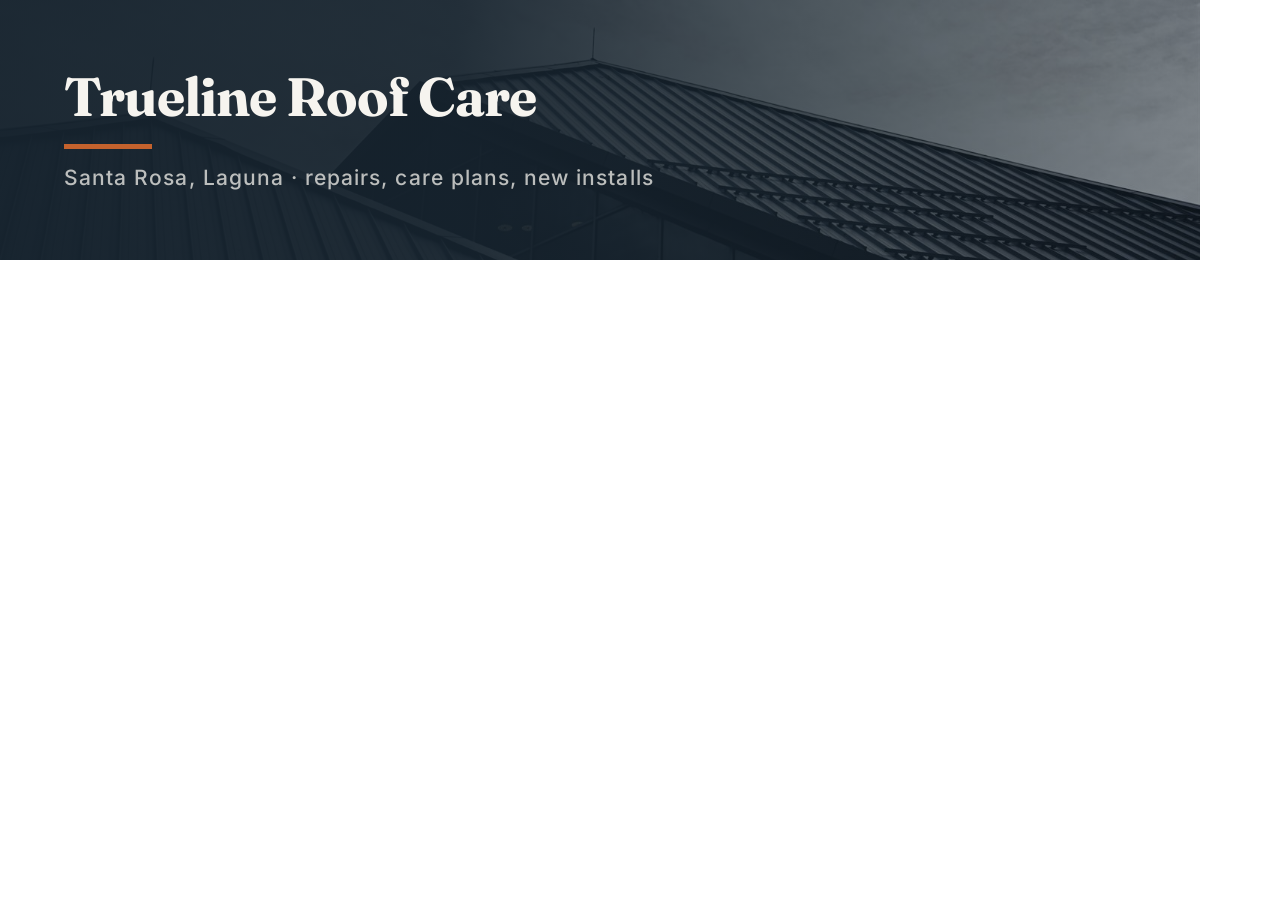
<file: emails/masthead.html>
<!doctype html>
<html lang="en">
<head>
<meta charset="utf-8">
<title>Trueline email masthead</title>
<link rel="stylesheet" href="../carousel/slides/fonts.css">
<style>
  *{box-sizing:border-box;margin:0;padding:0}
  html,body{width:1200px;height:260px;overflow:hidden}
  .bar{
    width:1200px;height:260px;position:relative;overflow:hidden;
    background:url("../site/images/founder-roof.jpg") center 38% / cover no-repeat;
  }
  .scrim{
    position:absolute;inset:0;
    background:linear-gradient(90deg,
      rgba(22,35,46,.97) 0%, rgba(22,35,46,.94) 38%,
      rgba(22,35,46,.72) 72%, rgba(22,35,46,.52) 100%);
  }
  .inner{
    position:relative;z-index:2;height:100%;
    padding:0 64px;display:flex;flex-direction:column;justify-content:center;
  }
  .mark{
    font-family:'Fraunces',Georgia,serif;font-weight:700;
    font-size:54px;line-height:1;letter-spacing:-.018em;color:#F6F4EF;
  }
  .rule{width:88px;height:5px;background:#C4622D;margin:20px 0 16px}
  .sub{
    font-family:'Inter',Helvetica,Arial,sans-serif;font-weight:500;
    font-size:21px;letter-spacing:.05em;color:rgba(246,244,239,.74);
  }
</style>
</head>
<body>
<div class="bar">
  <div class="scrim"></div>
  <div class="inner">
    <div class="mark">Trueline Roof Care</div>
    <div class="rule"></div>
    <div class="sub">Santa Rosa, Laguna &middot; repairs, care plans, new installs</div>
  </div>
</div>
</body>
</html>
</file>
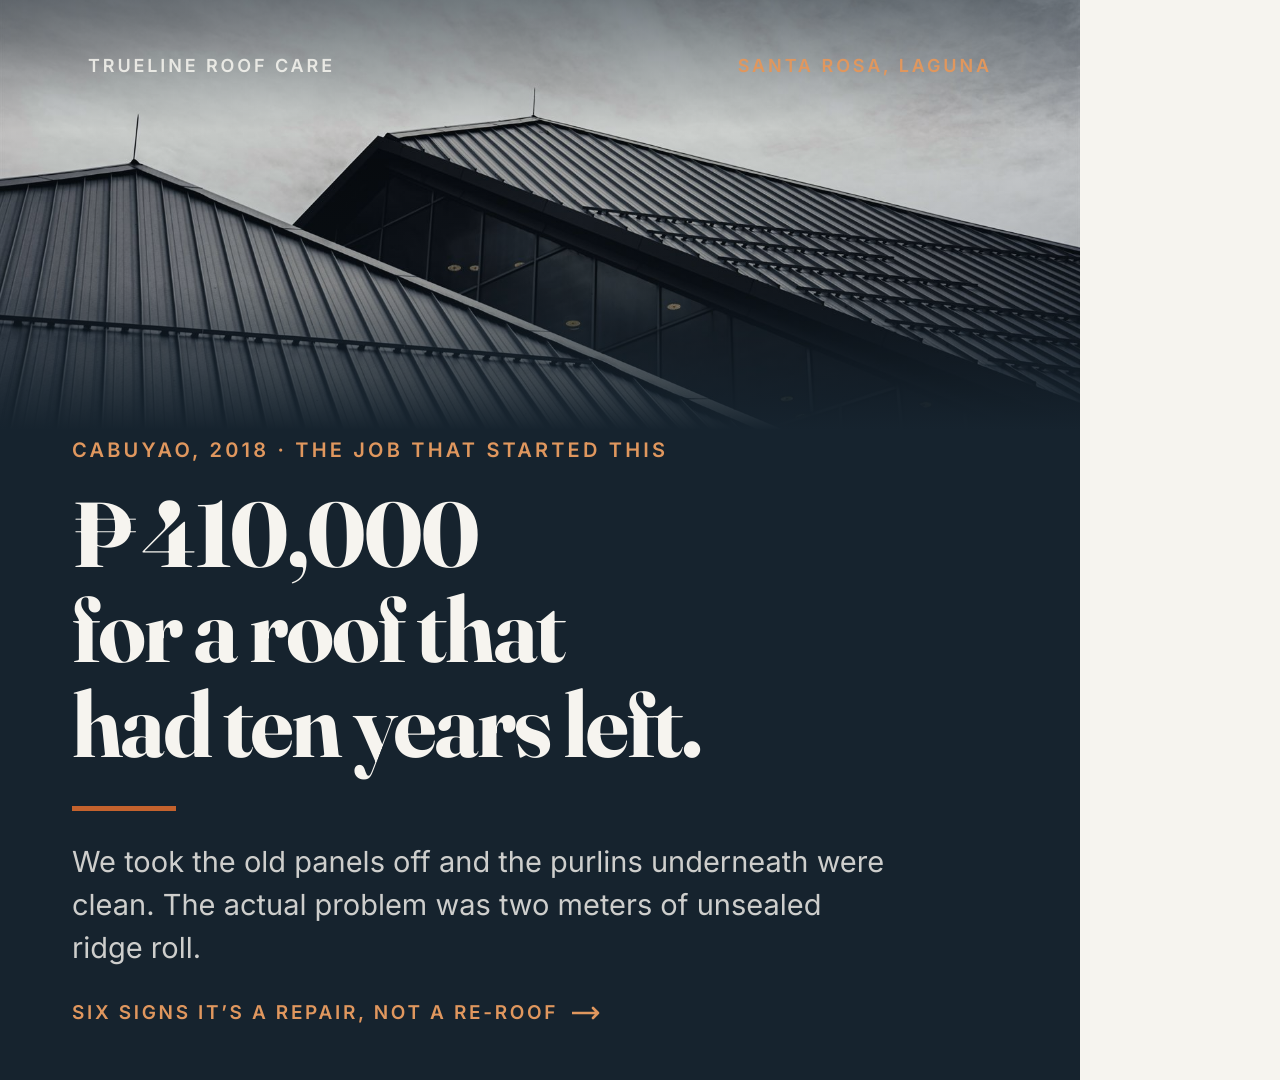
<file: carousel/slides/slide-01.html>
<!doctype html>
<html lang="en">
<head>
<meta charset="utf-8">
<title>Trueline carousel — 01 hook</title>
<link rel="stylesheet" href="slides.css">
<style>
  .hook{padding:0}
  /* photo band up top, solid slate below — the headline never sits on texture */
  .band{
    height:566px;flex:none;position:relative;overflow:hidden;
    background:url("../assets/roof-dark.jpg") center 42% / cover no-repeat;
  }
  .band::after{                       /* fade the plate into the slate below it */
    content:"";position:absolute;inset:0;
    background:linear-gradient(180deg,
      rgba(22,35,46,.58) 0%, rgba(22,35,46,.18) 30%,
      rgba(22,35,46,.30) 66%, var(--slate) 100%);
  }
  .band .rail{
    position:absolute;z-index:2;top:74px;left:var(--pad-x);right:var(--pad-x);
  }
  .band .rail span{color:rgba(246,244,239,.86)}
  .band .rail .count{color:var(--copper-light)}

  .lower{
    flex:1;display:flex;flex-direction:column;
    padding:0 var(--pad-x) 70px;
  }
  .hook .h1{font-size:92px;line-height:1.03}
  .peso{letter-spacing:.06em}
  .kicker{
    font-size:20px;font-weight:600;letter-spacing:.16em;text-transform:uppercase;
    color:var(--copper-light);
  }
</style>
</head>
<body>
<div class="slide dark hook">

  <div class="band">
    <div class="rail">
      <span>Trueline Roof Care</span>
      <span class="count">Santa Rosa, Laguna</span>
    </div>
  </div>

  <div class="lower">
    <div class="kicker" style="margin:8px 0 26px">Cabuyao, 2018 &middot; the job that started this</div>

    <div class="h1"><span class="peso">&#8369;</span>410,000<br>for a roof that<br>had ten years left.</div>

    <div class="rule" style="margin:34px 0 30px"></div>

    <div class="body" style="max-width:820px">
      We took the old panels off and the purlins underneath were clean.
      The actual problem was two meters of unsealed ridge roll.
    </div>

    <div class="spacer"></div>

    <div class="swipe">
      Six signs it&rsquo;s a repair, not a re-roof
      <svg width="30" height="14" viewBox="0 0 30 14" aria-hidden="true">
        <path d="M0 7h26M21 2l5 5-5 5" stroke="#E0975E" stroke-width="2.6"
              fill="none" stroke-linecap="round" stroke-linejoin="round"/>
      </svg>
    </div>
  </div>

</div>
</body>
</html>
</file>
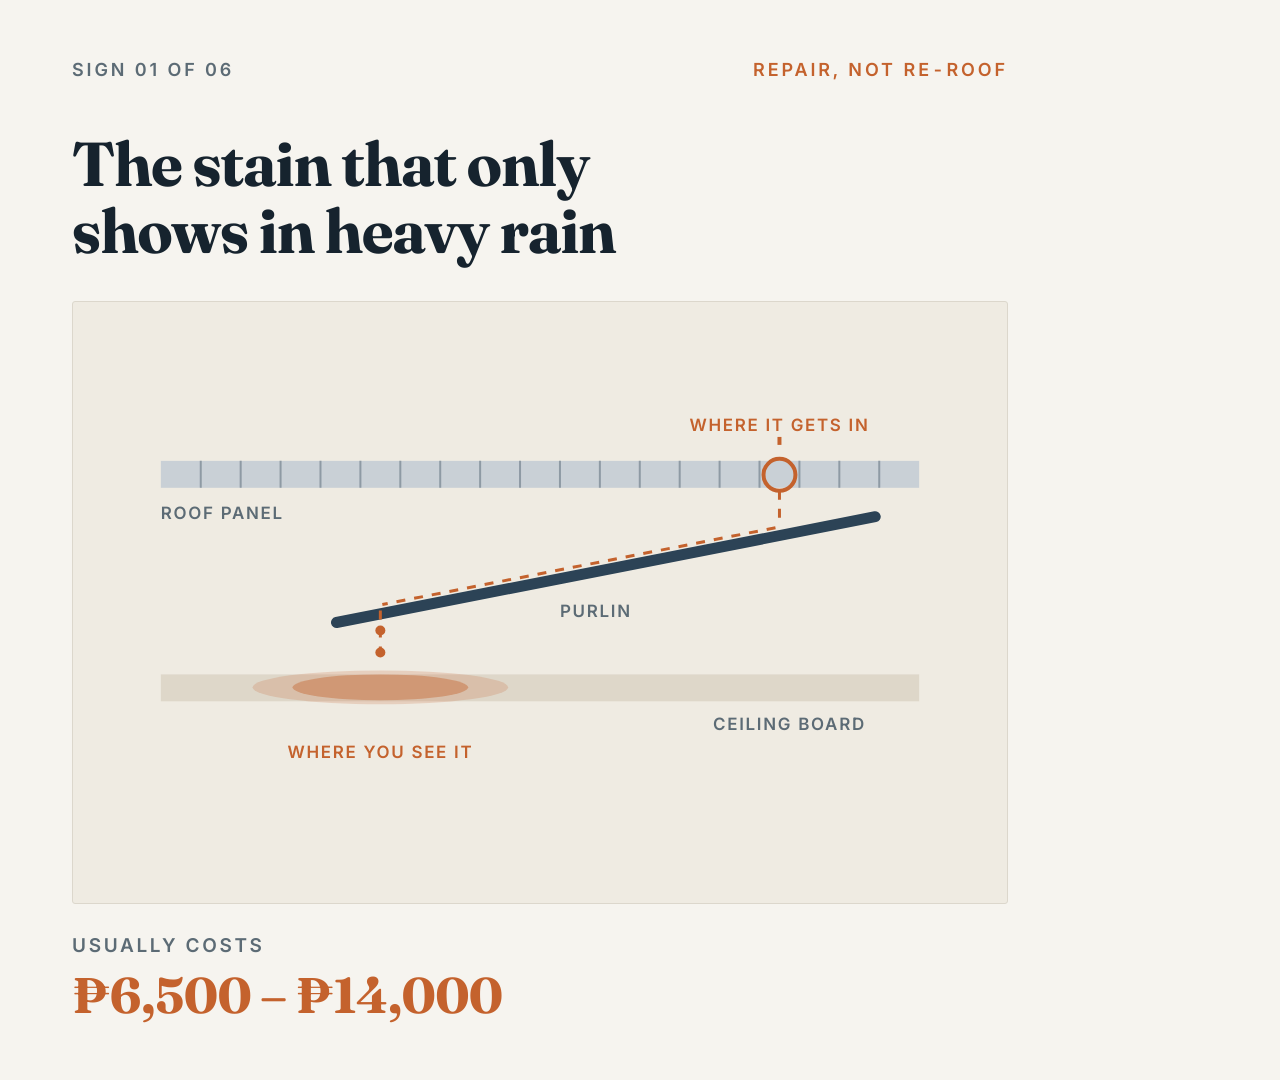
<file: carousel/slides/slide-02.html>
<!doctype html>
<html lang="en">
<head>
<meta charset="utf-8">
<title>Trueline carousel — 02 sign 01, ceiling stain</title>
<link rel="stylesheet" href="slides.css">
</head>
<body>
<div class="slide">

  <div class="rail">
    <span>Sign 01 of 06</span>
    <span class="count">Repair, not re-roof</span>
  </div>

  <div class="h2" style="margin-top:50px">The stain that only<br>shows in heavy rain</div>

  <div class="plate" style="margin-top:36px">
    <svg width="900" height="448" viewBox="0 0 900 448" role="img"
         aria-label="Cross section: water enters the roof at one point, runs down a purlin, and drips onto the ceiling somewhere else.">

      <!-- roof panel -->
      <rect x="70" y="82" width="760" height="27" class="d-panel"/>
      <g stroke="#8E9AA4" stroke-width="2">
        <path d="M110 82v27M150 82v27M190 82v27M230 82v27M270 82v27M310 82v27M350 82v27
                 M390 82v27M430 82v27M470 82v27M510 82v27M550 82v27M590 82v27M630 82v27
                 M670 82v27M710 82v27M750 82v27M790 82v27"/>
      </g>
      <text x="70" y="140" class="d-lbl">Roof panel</text>

      <!-- the sloped purlin the water tracks along -->
      <path d="M786 138 L246 244" stroke="#2C4356" stroke-width="11" stroke-linecap="round"/>
      <text x="470" y="238" class="d-lbl">Purlin</text>

      <!-- entry point -->
      <circle cx="690" cy="96" r="16" class="d-bad-s"/>
      <path d="M690 66 v-8" class="d-bad-s"/>
      <text x="690" y="52" class="d-lbl d-lbl-bad" text-anchor="middle">Where it gets in</text>

      <!-- the travel path, offset just clear of the purlin so it stays readable -->
      <path d="M690 112 V146" class="d-dash"/>
      <path d="M686 149 L292 226" class="d-dash"/>
      <path d="M290 232 V286" class="d-dash"/>
      <circle cx="290" cy="252" r="5" class="d-bad"/>
      <circle cx="290" cy="274" r="5" class="d-bad"/>

      <!-- ceiling board + the stain -->
      <rect x="70" y="296" width="760" height="27" fill="#DED7C9"/>
      <ellipse cx="290" cy="309" rx="128" ry="17" fill="#C4622D" opacity=".20"/>
      <ellipse cx="290" cy="309" rx="88"  ry="13" fill="#C4622D" opacity=".42"/>
      <text x="700" y="352" class="d-lbl" text-anchor="middle">Ceiling board</text>
      <text x="290" y="380" class="d-lbl d-lbl-bad" text-anchor="middle">Where you see it</text>
    </svg>
  </div>

  <div class="fact means" style="margin-top:44px">
    <div class="label">What it usually means</div>
    <div class="body">Water is entering somewhere else and running along a purlin.
      The leak is rarely above the stain.</div>
  </div>

  <div class="fact" style="margin-top:30px">
    <div class="label">Usually costs</div>
    <div class="price">&#8369;6,500 &ndash; &#8369;14,000</div>
  </div>

  <div class="sig" style="margin-top:34px">
    <span>Trueline Roof Care</span>
    <span>Santa Rosa, Laguna</span>
  </div>

</div>
</body>
</html>
</file>
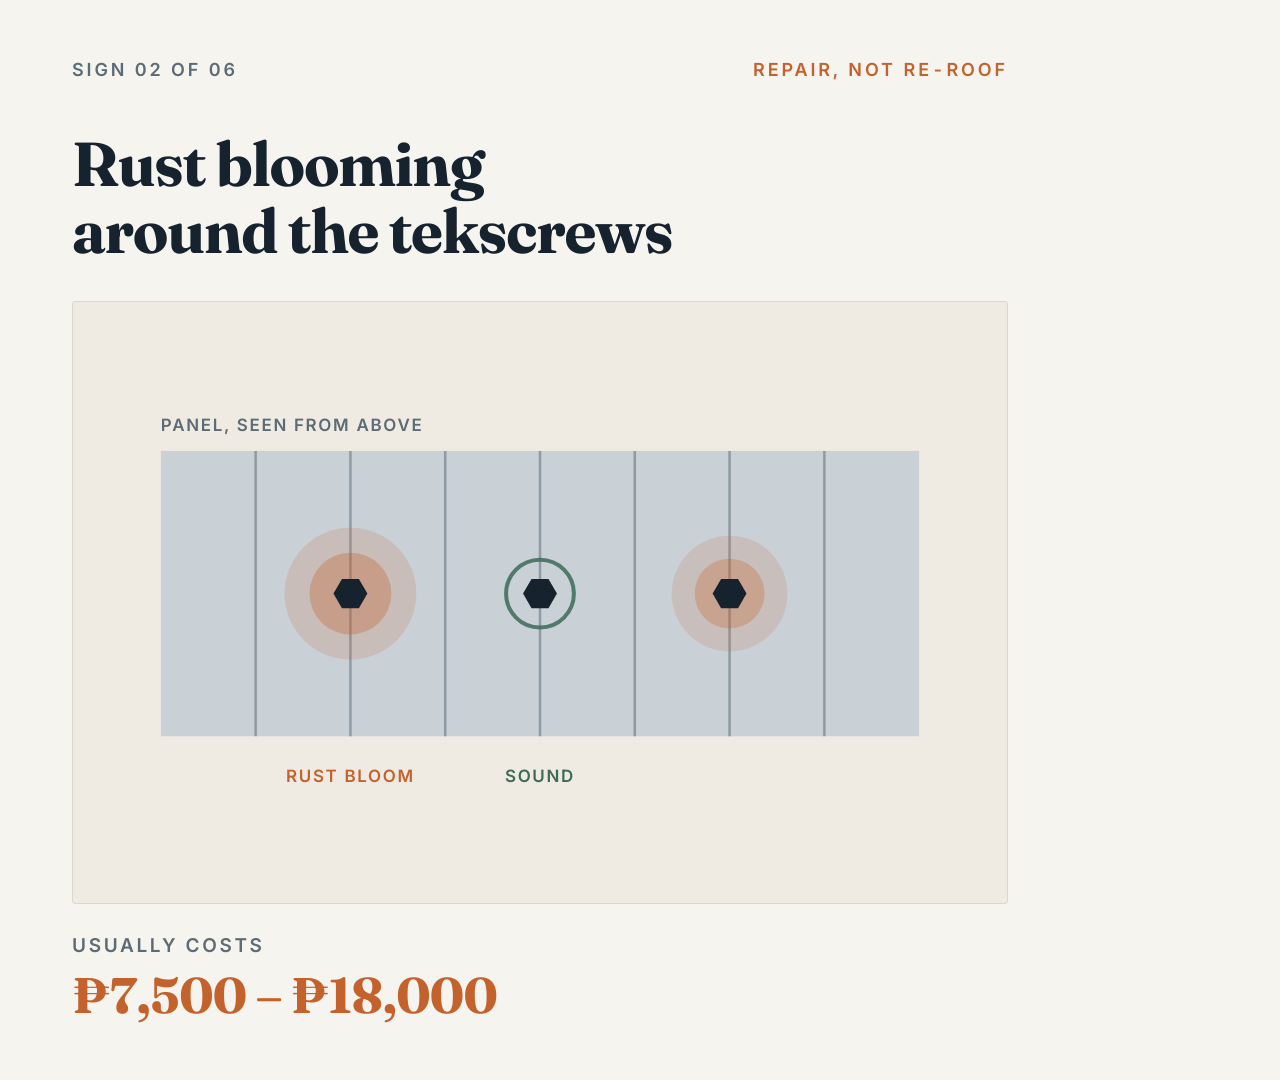
<file: carousel/slides/slide-03.html>
<!doctype html>
<html lang="en">
<head>
<meta charset="utf-8">
<title>Trueline carousel — 03 sign 02, rust around tekscrews</title>
<link rel="stylesheet" href="slides.css">
</head>
<body>
<div class="slide">

  <div class="rail">
    <span>Sign 02 of 06</span>
    <span class="count">Repair, not re-roof</span>
  </div>

  <div class="h2" style="margin-top:50px">Rust blooming<br>around the tekscrews</div>

  <div class="plate" style="margin-top:36px">
    <svg width="900" height="448" viewBox="0 0 900 448" role="img"
         aria-label="Panel seen from above: rust rings spreading outward from two fastener heads, a third fastener sound.">

      <text x="70" y="52" class="d-lbl">Panel, seen from above</text>

      <!-- panel -->
      <rect x="70" y="72" width="760" height="286" class="d-panel"/>
      <g stroke="#8E9AA4" stroke-width="2.5">
        <path d="M165 72v286M260 72v286M355 72v286M450 72v286M545 72v286M640 72v286M735 72v286"/>
      </g>

      <!-- rust bloom, fastener 1 -->
      <circle cx="260" cy="215" r="66" fill="#C4622D" opacity=".17"/>
      <circle cx="260" cy="215" r="41" fill="#C4622D" opacity=".34"/>
      <!-- rust bloom, fastener 3 -->
      <circle cx="640" cy="215" r="58" fill="#C4622D" opacity=".15"/>
      <circle cx="640" cy="215" r="35" fill="#C4622D" opacity=".30"/>
      <!-- sound fastener -->
      <circle cx="450" cy="215" r="34" class="d-good" opacity=".85"/>

      <!-- fastener heads -->
      <g class="d-slate">
        <polygon points="277,215 268.5,229.7 251.5,229.7 243,215 251.5,200.3 268.5,200.3"/>
        <polygon points="467,215 458.5,229.7 441.5,229.7 433,215 441.5,200.3 458.5,200.3"/>
        <polygon points="657,215 648.5,229.7 631.5,229.7 623,215 631.5,200.3 648.5,200.3"/>
      </g>

      <text x="260" y="404" class="d-lbl d-lbl-bad" text-anchor="middle">Rust bloom</text>
      <text x="450" y="404" class="d-lbl" text-anchor="middle" style="fill:#3E6B57">Sound</text>
    </svg>
  </div>

  <div class="fact means" style="margin-top:44px">
    <div class="label">What it usually means</div>
    <div class="body">The fastener seal went first, not the panel. Rust starts at the
      hole and spreads outward from there.</div>
  </div>

  <div class="fact" style="margin-top:30px">
    <div class="label">Usually costs</div>
    <div class="price">&#8369;7,500 &ndash; &#8369;18,000</div>
  </div>

  <div class="sig" style="margin-top:34px">
    <span>Trueline Roof Care</span>
    <span>Santa Rosa, Laguna</span>
  </div>

</div>
</body>
</html>
</file>
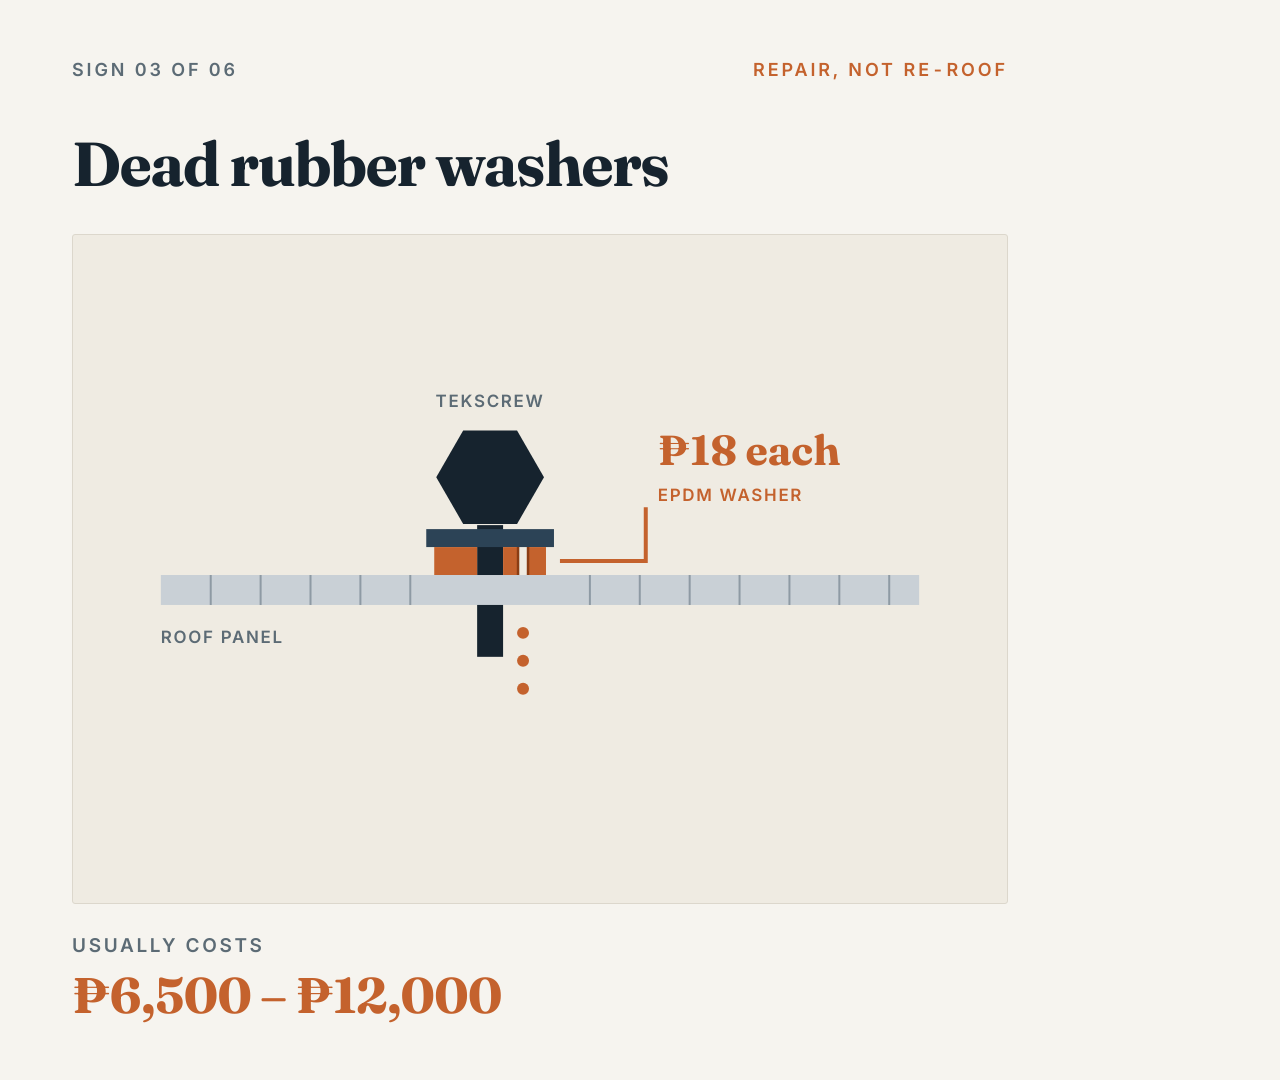
<file: carousel/slides/slide-04.html>
<!doctype html>
<html lang="en">
<head>
<meta charset="utf-8">
<title>Trueline carousel — 04 sign 03, dead rubber washers</title>
<link rel="stylesheet" href="slides.css">
<style>
  .d-price{font-family:'Fraunces',serif;font-size:42px;font-weight:700;fill:var(--copper)}
</style>
</head>
<body>
<div class="slide">

  <div class="rail">
    <span>Sign 03 of 06</span>
    <span class="count">Repair, not re-roof</span>
  </div>

  <div class="h2" style="margin-top:50px">Dead rubber washers</div>

  <div class="plate" style="margin-top:36px">
    <svg width="900" height="448" viewBox="0 0 900 448" role="img"
         aria-label="Enlarged cross section of a tekscrew: the rubber washer under the head has perished and split open, letting water past the fastener.">

      <text x="400" y="62" class="d-lbl" text-anchor="middle">Tekscrew</text>

      <!-- hex head -->
      <polygon points="454,132 427,178.8 373,178.8 346,132 373,85.2 427,85.2" class="d-slate"/>
      <!-- shank -->
      <rect x="387" y="180" width="26" height="132" class="d-slate"/>
      <!-- steel washer -->
      <rect x="336" y="184" width="128" height="18" class="d-steel"/>

      <!-- EPDM washer: left side intact, right side perished and split open -->
      <rect x="344" y="202" width="43" height="28" fill="#C4622D"/>
      <rect x="413" y="202" width="15" height="28" fill="#C4622D"/>
      <rect x="438" y="202" width="18" height="28" fill="#C4622D"/>
      <path d="M428 202 v28 M438 202 v28" stroke="#8A3D14" stroke-width="2.5"/>

      <!-- roof panel -->
      <rect x="70" y="230" width="760" height="30" class="d-panel"/>
      <g stroke="#8E9AA4" stroke-width="2">
        <path d="M120 230v30M170 230v30M220 230v30M270 230v30M320 230v30
                 M500 230v30M550 230v30M600 230v30M650 230v30M700 230v30M750 230v30M800 230v30"/>
      </g>
      <text x="70" y="298" class="d-lbl">Roof panel</text>

      <!-- what gets past it -->
      <circle cx="433" cy="288" r="6" class="d-bad"/>
      <circle cx="433" cy="316" r="6" class="d-bad"/>
      <circle cx="433" cy="344" r="6" class="d-bad"/>

      <!-- callout, routed clear of the panel band -->
      <path d="M470 216 H556 V162" class="d-bad-s" stroke-width="3"/>
      <text x="568" y="156" class="d-lbl d-lbl-bad">EPDM washer</text>
      <text x="568" y="120" class="d-price">&#8369;18 each</text>
    </svg>
  </div>

  <div class="fact means" style="margin-top:44px">
    <div class="label">What it usually means</div>
    <div class="body">The rubber perishes in about eight years. The panel it sits on
      is usually still sound.</div>
  </div>

  <div class="fact" style="margin-top:30px">
    <div class="label">Usually costs</div>
    <div class="price">&#8369;6,500 &ndash; &#8369;12,000</div>
  </div>

  <div class="sig" style="margin-top:34px">
    <span>Trueline Roof Care</span>
    <span>Santa Rosa, Laguna</span>
  </div>

</div>
</body>
</html>
</file>
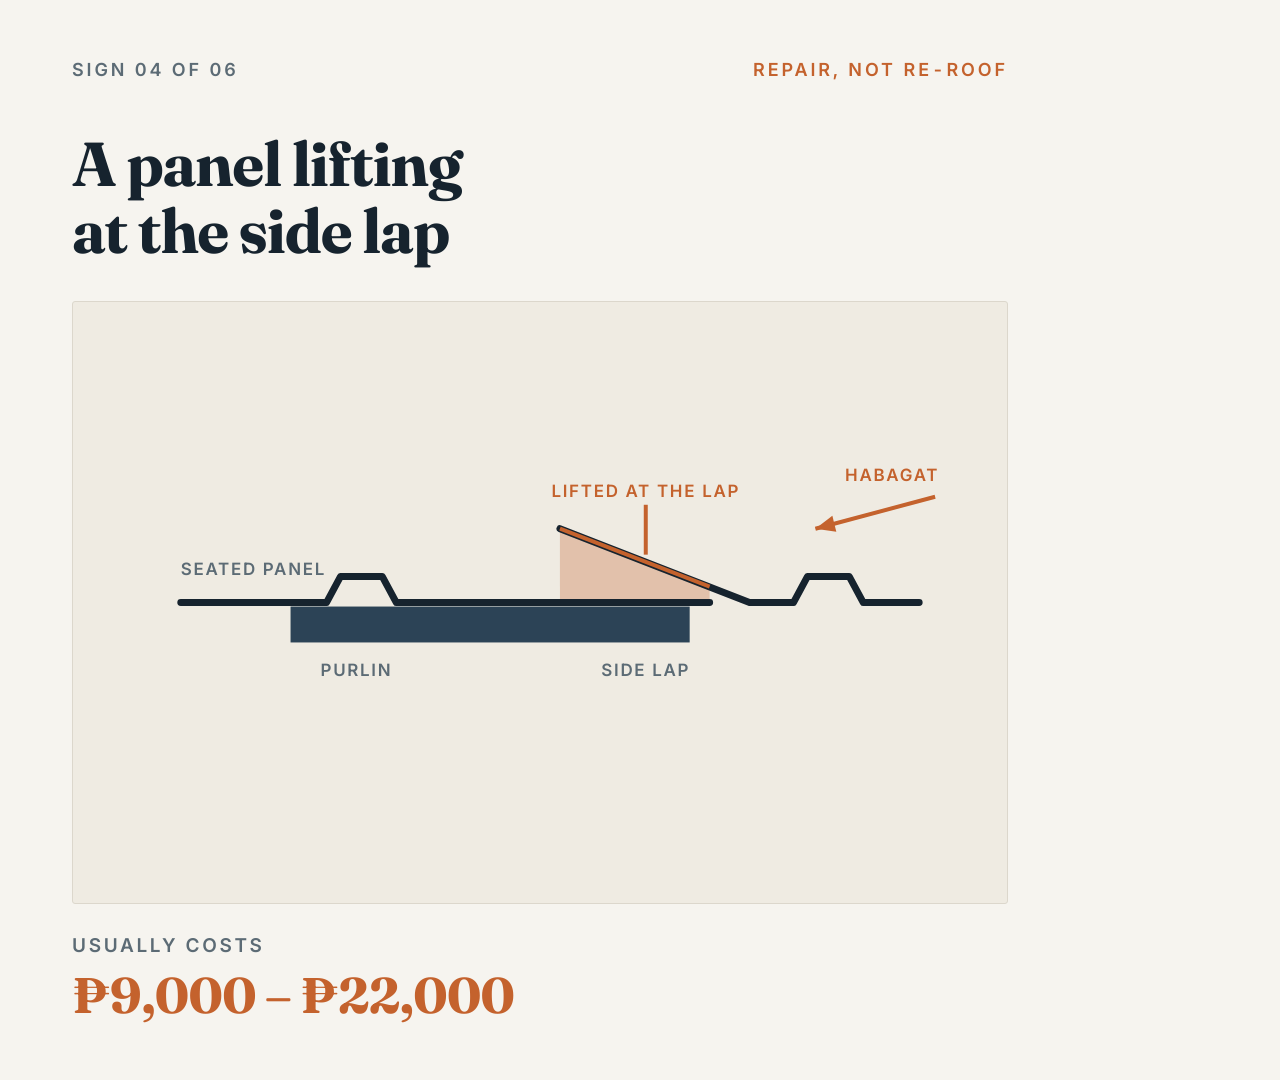
<file: carousel/slides/slide-05.html>
<!doctype html>
<html lang="en">
<head>
<meta charset="utf-8">
<title>Trueline carousel — 05 sign 04, panel lifting at the side lap</title>
<link rel="stylesheet" href="slides.css">
</head>
<body>
<div class="slide">

  <div class="rail">
    <span>Sign 04 of 06</span>
    <span class="count">Repair, not re-roof</span>
  </div>

  <div class="h2" style="margin-top:50px">A panel lifting<br>at the side lap</div>

  <div class="plate" style="margin-top:36px">
    <svg width="900" height="448" viewBox="0 0 900 448" role="img"
         aria-label="Cross section: the overlapping edge of the upper panel has been worked loose by wind, leaving a wedge-shaped gap over the lap.">

      <!-- habagat -->
      <path d="M846 118 L726 150" class="d-bad-s"/>
      <polygon points="726,150 747,153 743,137" class="d-bad"/>
      <text x="850" y="102" class="d-lbl d-lbl-bad" text-anchor="end">Habagat</text>

      <!-- the wedge, bounded by the seated panel below and the lifted panel above -->
      <polygon points="470,150 620,208 620,224 470,224" fill="#C4622D" opacity=".30"/>

      <!-- seated panel, running under the lap -->
      <path d="M90 224 H236 L250 198 H292 L306 224 H620"
            stroke="#16232E" stroke-width="7" fill="none"
            stroke-linejoin="round" stroke-linecap="round"/>
      <text x="90" y="196" class="d-lbl">Seated panel</text>

      <!-- lifted panel, riding over it -->
      <path d="M470 150 L660 224 H704 L718 198 H760 L774 224 H830"
            stroke="#16232E" stroke-width="7" fill="none"
            stroke-linejoin="round" stroke-linecap="round"/>
      <path d="M470 150 L620 208" class="d-bad-s"/>

      <text x="556" y="118" class="d-lbl d-lbl-bad" text-anchor="middle">Lifted at the lap</text>
      <path d="M556 126 V176" class="d-bad-s" stroke-width="3"/>

      <!-- purlin -->
      <rect x="200" y="228" width="400" height="36" class="d-steel"/>
      <text x="230" y="298" class="d-lbl">Purlin</text>
      <text x="556" y="298" class="d-lbl" text-anchor="middle">Side lap</text>
    </svg>
  </div>

  <div class="fact means" style="margin-top:44px">
    <div class="label">What it usually means</div>
    <div class="body">Wind got under the overlap and worked it loose. Refasten and
      reseal the lap and the panel stays.</div>
  </div>

  <div class="fact" style="margin-top:30px">
    <div class="label">Usually costs</div>
    <div class="price">&#8369;9,000 &ndash; &#8369;22,000</div>
  </div>

  <div class="sig" style="margin-top:34px">
    <span>Trueline Roof Care</span>
    <span>Santa Rosa, Laguna</span>
  </div>

</div>
</body>
</html>
</file>
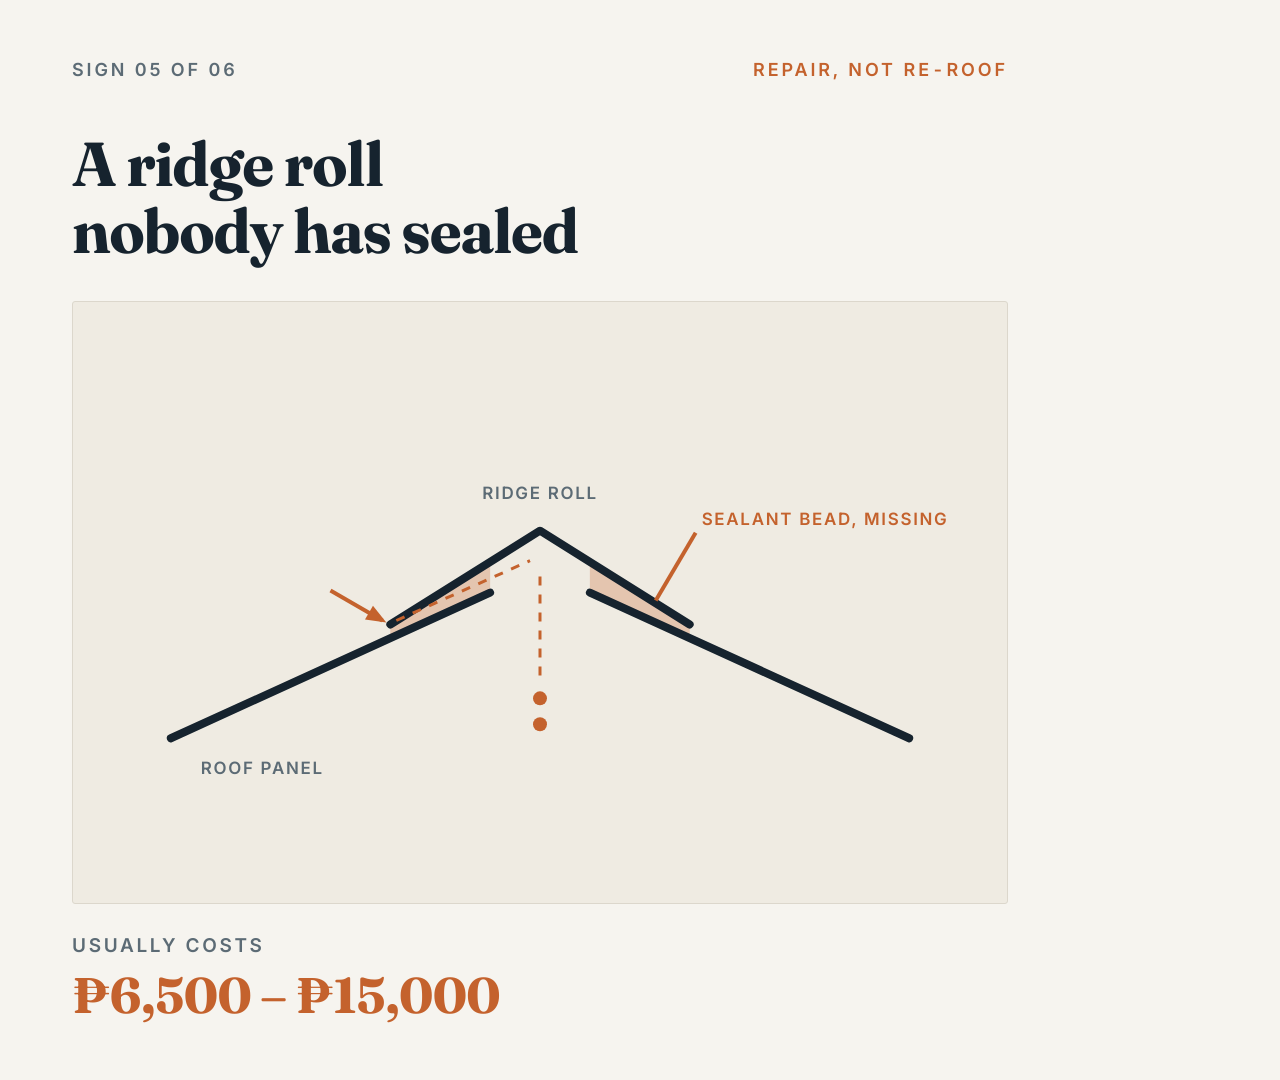
<file: carousel/slides/slide-06.html>
<!doctype html>
<html lang="en">
<head>
<meta charset="utf-8">
<title>Trueline carousel — 06 sign 05, unsealed ridge roll</title>
<link rel="stylesheet" href="slides.css">
</head>
<body>
<div class="slide">

  <div class="rail">
    <span>Sign 05 of 06</span>
    <span class="count">Repair, not re-roof</span>
  </div>

  <div class="h2" style="margin-top:50px">A ridge roll<br>nobody has sealed</div>

  <div class="plate" style="margin-top:36px">
    <svg width="900" height="448" viewBox="0 0 900 448" role="img"
         aria-label="Cross section at the apex: the ridge cap is fitted but the sealant bead beneath it is missing, so wind-driven rain runs under the cap and falls straight through the open apex.">

      <!-- the void where the sealant bead should be -->
      <polygon points="300,246 400,183.3 400,214 300,259.6" fill="#C4622D" opacity=".28"/>
      <polygon points="600,246 500,183.3 500,214 600,259.6" fill="#C4622D" opacity=".28"/>

      <!-- roof planes, stopping short of each other under the cap -->
      <path d="M80 360 L400 214" stroke="#16232E" stroke-width="8"
            fill="none" stroke-linecap="round"/>
      <path d="M820 360 L500 214" stroke="#16232E" stroke-width="8"
            fill="none" stroke-linecap="round"/>
      <text x="110" y="396" class="d-lbl">Roof panel</text>

      <!-- ridge roll cap -->
      <path d="M300 246 L450 152 L600 246" stroke="#16232E" stroke-width="8"
            fill="none" stroke-linejoin="round" stroke-linecap="round"/>
      <text x="450" y="120" class="d-lbl" text-anchor="middle">Ridge roll</text>

      <!-- wind-driven rain: under the cap edge, along the void, out at the apex -->
      <path d="M240 212 L292 242" class="d-bad-s"/>
      <polygon points="296,244 274.6,241 282.6,227.2" class="d-bad"/>
      <path d="M306 242 L440 182" class="d-dash"/>
      <path d="M450 198 V300" class="d-dash"/>
      <circle cx="450" cy="320" r="7" class="d-bad"/>
      <circle cx="450" cy="346" r="7" class="d-bad"/>

      <text x="612" y="146" class="d-lbl d-lbl-bad">Sealant bead, missing</text>
      <path d="M606 154 L566 222" class="d-bad-s" stroke-width="3"/>
    </svg>
  </div>

  <div class="fact means" style="margin-top:44px">
    <div class="label">What it usually means</div>
    <div class="body">The cap is on, the sealant bead underneath is not. Heavy rain
      gets driven straight in at the apex.</div>
  </div>

  <div class="fact" style="margin-top:30px">
    <div class="label">Usually costs</div>
    <div class="price">&#8369;6,500 &ndash; &#8369;15,000</div>
  </div>

  <div class="sig" style="margin-top:34px">
    <span>Trueline Roof Care</span>
    <span>Santa Rosa, Laguna</span>
  </div>

</div>
</body>
</html>
</file>
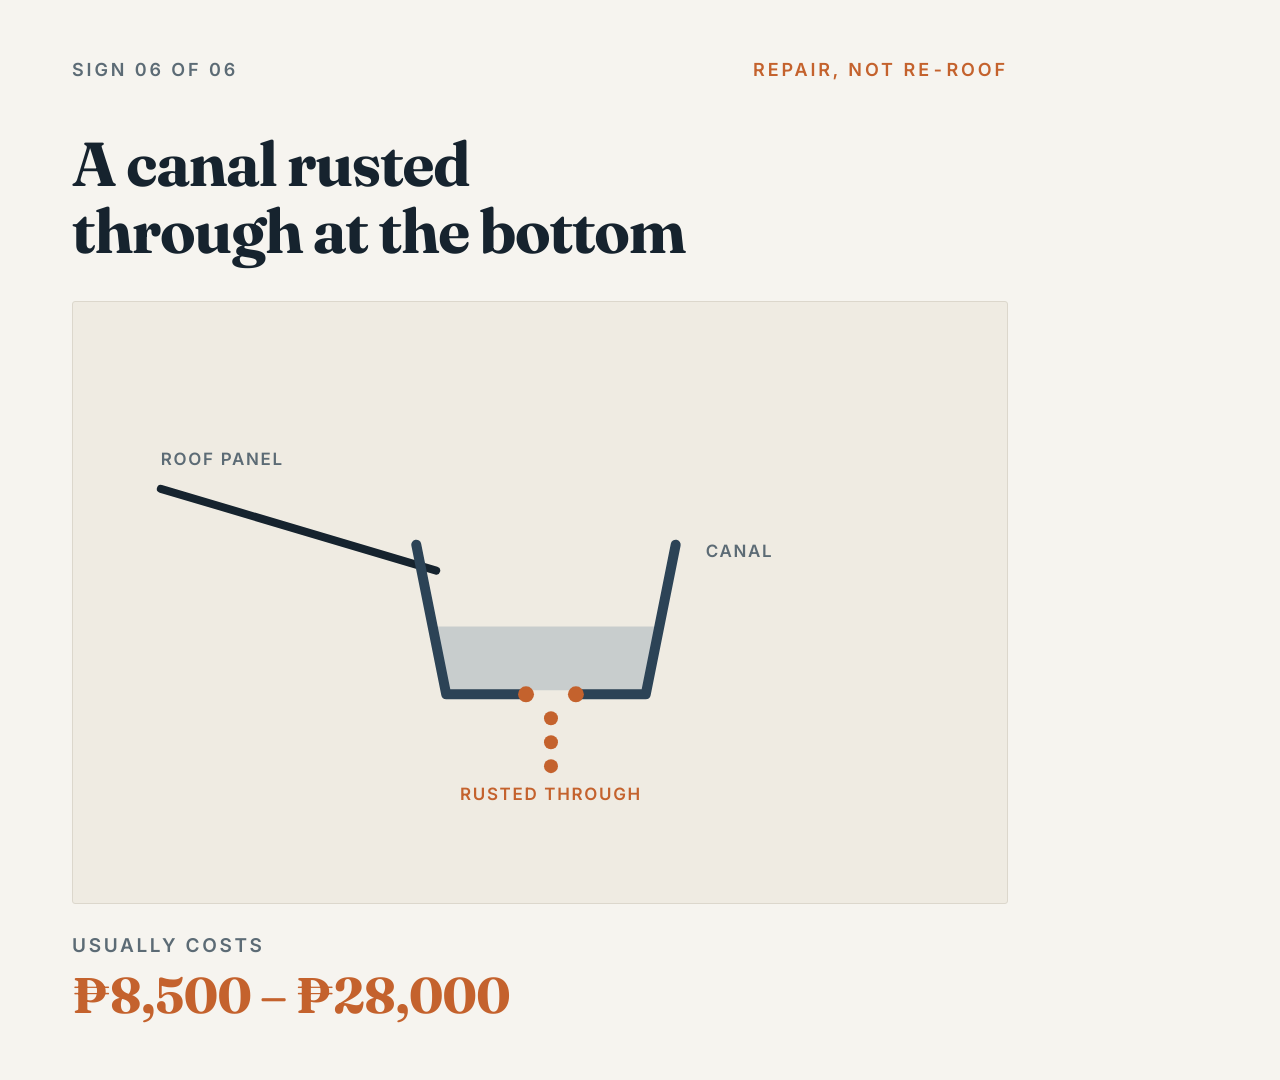
<file: carousel/slides/slide-07.html>
<!doctype html>
<html lang="en">
<head>
<meta charset="utf-8">
<title>Trueline carousel — 07 sign 06, canal rusted through</title>
<link rel="stylesheet" href="slides.css">
</head>
<body>
<div class="slide">

  <div class="rail">
    <span>Sign 06 of 06</span>
    <span class="count">Repair, not re-roof</span>
  </div>

  <div class="h2" style="margin-top:50px">A canal rusted<br>through at the bottom</div>

  <div class="plate" style="margin-top:36px">
    <svg width="900" height="448" viewBox="0 0 900 448" role="img"
         aria-label="Cross section of a gutter: the canal holds standing water and has rusted through at its lowest point, so water drips out underneath instead of draining away.">

      <!-- roof panel discharging into the canal -->
      <path d="M70 110 L346 192" stroke="#16232E" stroke-width="8"
            fill="none" stroke-linecap="round"/>
      <text x="70" y="86" class="d-lbl">Roof panel</text>

      <!-- standing water -->
      <polygon points="343,248 570,248 558,312 355,312" fill="#A9B4BC" opacity=".55"/>

      <!-- the canal, broken open at its lowest point -->
      <path d="M326 166 L356 316 H436" stroke="#2C4356" stroke-width="10"
            fill="none" stroke-linejoin="round" stroke-linecap="round"/>
      <path d="M486 316 H556 L586 166" stroke="#2C4356" stroke-width="10"
            fill="none" stroke-linejoin="round" stroke-linecap="round"/>
      <circle cx="436" cy="316" r="8" class="d-bad"/>
      <circle cx="486" cy="316" r="8" class="d-bad"/>
      <text x="616" y="178" class="d-lbl">Canal</text>

      <!-- draining where it should not -->
      <circle cx="461" cy="340" r="7" class="d-bad"/>
      <circle cx="461" cy="364" r="7" class="d-bad"/>
      <circle cx="461" cy="388" r="7" class="d-bad"/>

      <text x="461" y="422" class="d-lbl d-lbl-bad" text-anchor="middle">Rusted through</text>
    </svg>
  </div>

  <div class="fact means" style="margin-top:44px">
    <div class="label">What it usually means</div>
    <div class="body">The gutter fails long before the roof does. It sits in standing
      water; the panels do not.</div>
  </div>

  <div class="fact" style="margin-top:30px">
    <div class="label">Usually costs</div>
    <div class="price">&#8369;8,500 &ndash; &#8369;28,000</div>
  </div>

  <div class="sig" style="margin-top:34px">
    <span>Trueline Roof Care</span>
    <span>Santa Rosa, Laguna</span>
  </div>

</div>
</body>
</html>
</file>
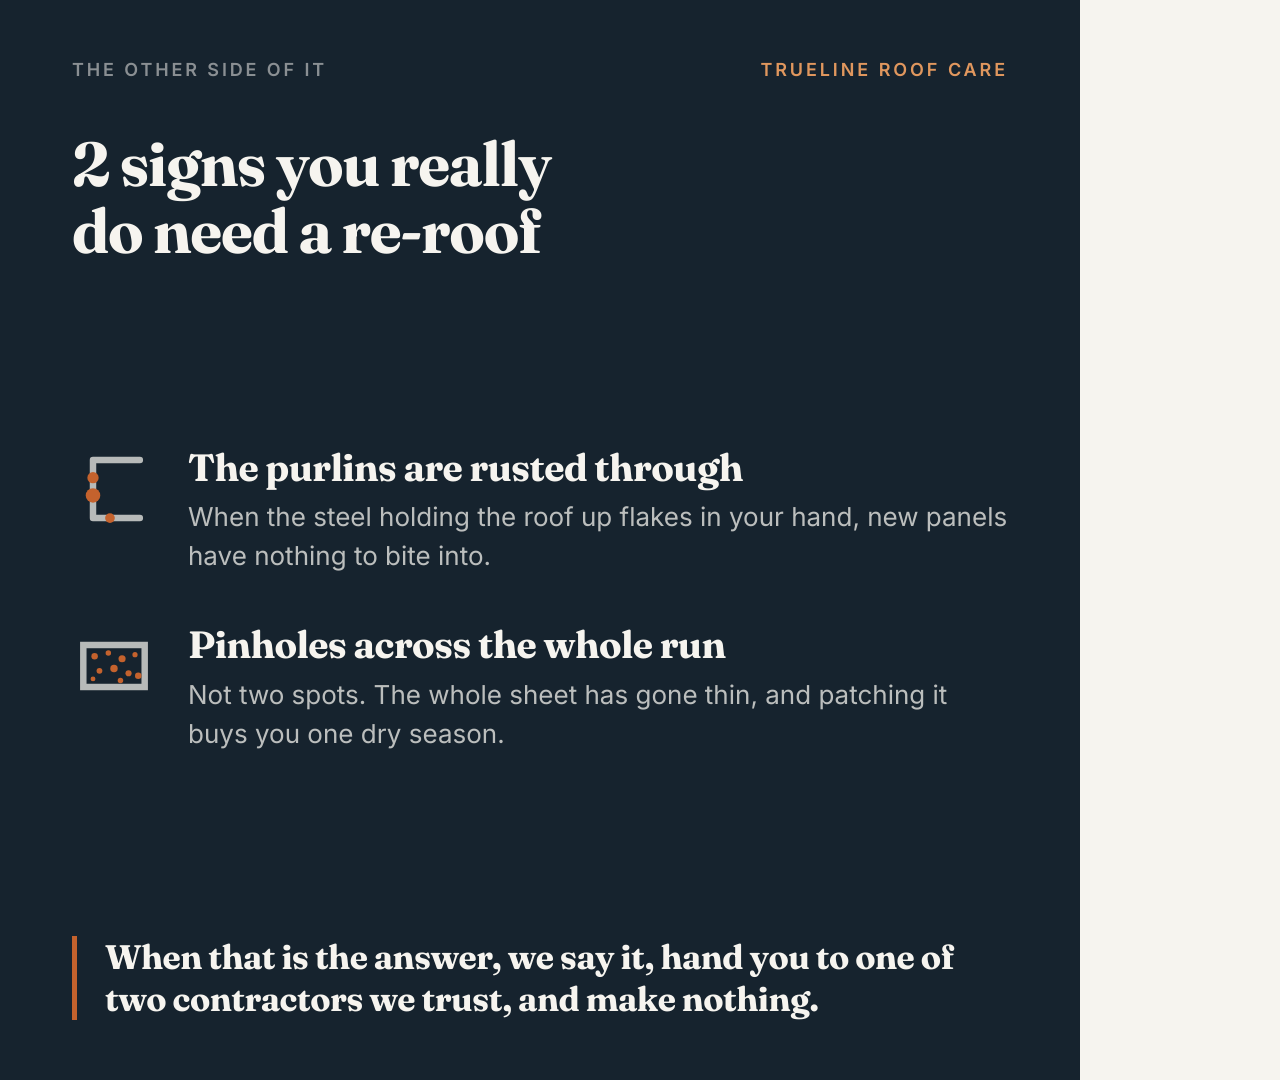
<file: carousel/slides/slide-08.html>
<!doctype html>
<html lang="en">
<head>
<meta charset="utf-8">
<title>Trueline carousel — 08 the honest counterweight</title>
<link rel="stylesheet" href="slides.css">
<style>
  .item{display:flex;gap:32px;align-items:flex-start}
  .item-ico{flex:none}
  .item-h{
    font-family:var(--serif);font-weight:700;font-size:44px;
    line-height:1.1;letter-spacing:-.015em;color:var(--chalk);
  }
  .item-b{font-size:29px;line-height:1.5;color:rgba(246,244,239,.74);margin-top:14px}
  .close{
    border-left:5px solid var(--copper);padding-left:34px;
    font-family:var(--serif);font-weight:700;font-size:40px;
    line-height:1.24;letter-spacing:-.015em;color:var(--chalk);
  }
  .i-steel{stroke:rgba(246,244,239,.72);stroke-width:8;fill:none}
</style>
</head>
<body>
<div class="slide dark">

  <div class="rail">
    <span>The other side of it</span>
    <span class="count">Trueline Roof Care</span>
  </div>

  <div class="h2" style="margin-top:50px">2 signs you really<br>do need a re-roof</div>

  <div class="spacer"></div>

  <div class="item">
    <svg class="item-ico" width="104" height="104" viewBox="0 0 104 104" role="img"
         aria-label="A C-purlin cross section perforated by rust.">
      <path d="M84 16 H26 V88 H84" class="i-steel" stroke-linejoin="round" stroke-linecap="round"/>
      <circle cx="26" cy="38" r="7" class="d-bad"/>
      <circle cx="26" cy="60" r="9" class="d-bad"/>
      <circle cx="47" cy="88" r="6" class="d-bad"/>
    </svg>
    <div>
      <div class="item-h">The purlins are rusted through</div>
      <div class="item-b">When the steel holding the roof up flakes in your hand,
        new panels have nothing to bite into.</div>
    </div>
  </div>

  <div class="item" style="margin-top:48px">
    <svg class="item-ico" width="104" height="104" viewBox="0 0 104 104" role="img"
         aria-label="A roof panel perforated by pinholes across its whole width.">
      <rect x="14" y="26" width="76" height="52" class="i-steel" stroke-width="5"/>
      <g class="d-bad">
        <circle cx="28" cy="40" r="4"/><circle cx="45" cy="36" r="3.4"/>
        <circle cx="62" cy="43" r="4.4"/><circle cx="78" cy="38" r="3.2"/>
        <circle cx="34" cy="58" r="3.6"/><circle cx="52" cy="55" r="4.6"/>
        <circle cx="70" cy="61" r="3.8"/><circle cx="26" cy="68" r="3"/>
        <circle cx="60" cy="70" r="3.4"/><circle cx="82" cy="64" r="4"/>
      </g>
    </svg>
    <div>
      <div class="item-h">Pinholes across the whole run</div>
      <div class="item-b">Not two spots. The whole sheet has gone thin, and patching it
        buys you one dry season.</div>
    </div>
  </div>

  <div class="spacer"></div>

  <div class="close">
    When that is the answer, we say it, hand you to one of two
    contractors we trust, and make nothing.
  </div>

  <div class="sig" style="margin-top:44px">
    <span>Zero-commission referrals</span>
    <span>Santa Rosa, Laguna</span>
  </div>

</div>
</body>
</html>
</file>
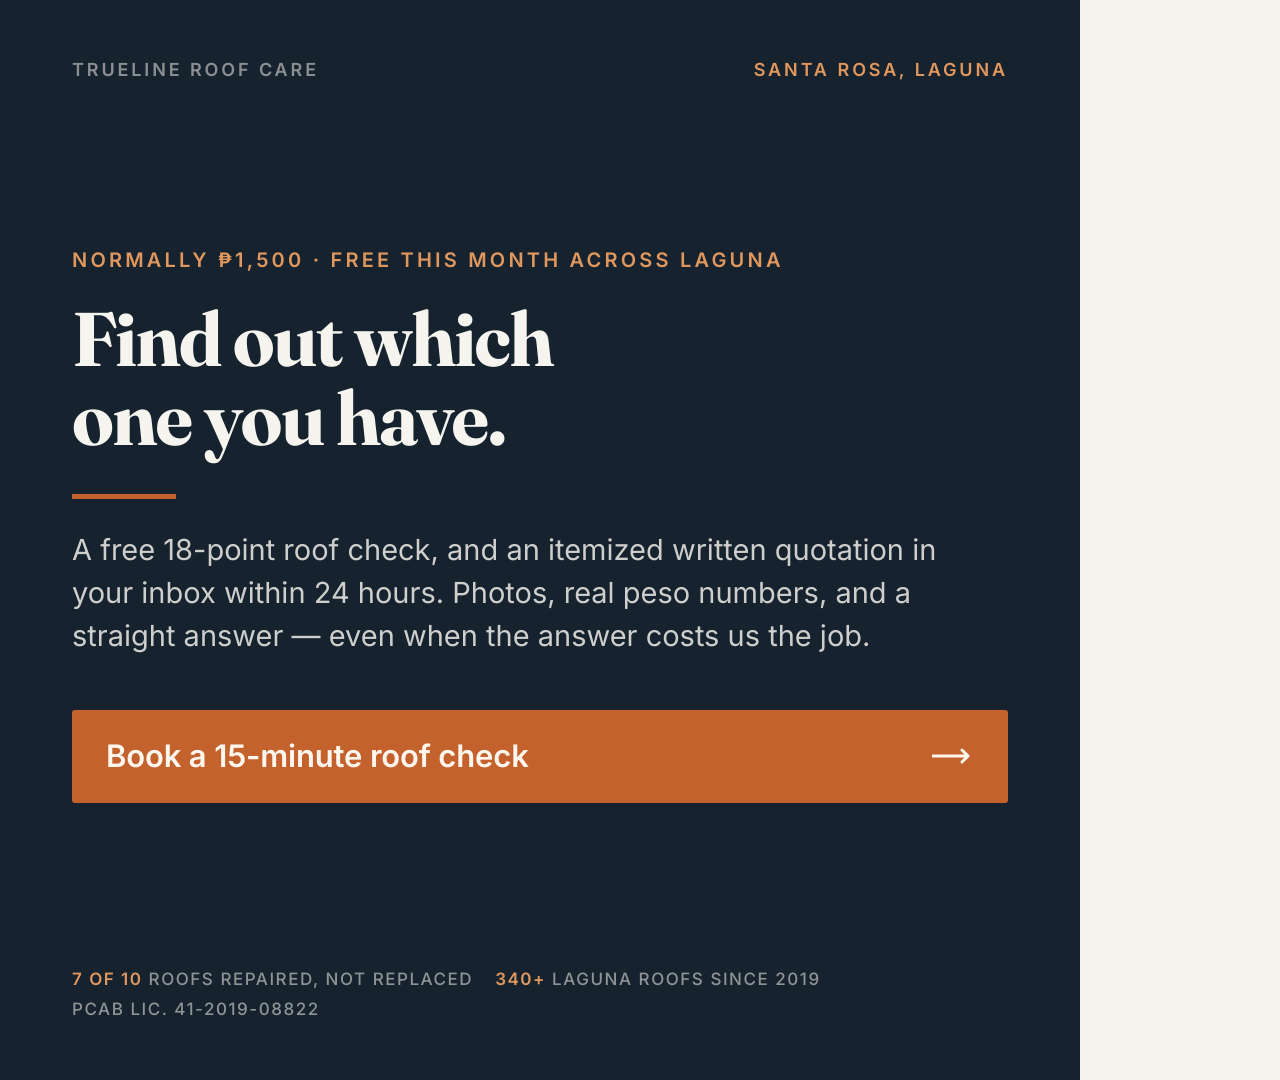
<file: carousel/slides/slide-09.html>
<!doctype html>
<html lang="en">
<head>
<meta charset="utf-8">
<title>Trueline carousel — 09 call to action</title>
<link rel="stylesheet" href="slides.css">
<style>
  .kicker{
    font-size:20px;font-weight:600;letter-spacing:.16em;text-transform:uppercase;
    color:var(--copper-light);
  }
  .cta{
    background:var(--copper);color:#FFF6EE;
    border-radius:3px;padding:34px 40px;
    display:flex;align-items:center;justify-content:space-between;gap:24px;
    font-size:35px;font-weight:600;letter-spacing:-.005em;
  }
  .bio{
    margin-top:22px;font-size:20px;font-weight:600;
    letter-spacing:.16em;text-transform:uppercase;color:rgba(246,244,239,.56);
  }
  .trust{
    display:flex;flex-wrap:wrap;gap:10px 22px;
    font-size:19px;font-weight:500;letter-spacing:.09em;text-transform:uppercase;
    color:rgba(246,244,239,.54);
  }
  .trust b{color:var(--copper-light);font-weight:600}
</style>
</head>
<body>
<div class="slide dark">

  <div class="rail">
    <span>Trueline Roof Care</span>
    <span class="count">Santa Rosa, Laguna</span>
  </div>

  <div class="spacer"></div>

  <div class="kicker">Normally &#8369;1,500 &middot; free this month across Laguna</div>

  <div class="h1" style="margin-top:28px">Find out which<br>one you have.</div>

  <div class="rule" style="margin:36px 0 30px"></div>

  <div class="body" style="max-width:880px">
    A free 18-point roof check, and an itemized written quotation in your inbox
    within 24 hours. Photos, real peso numbers, and a straight answer &mdash;
    even when the answer costs us the job.
  </div>

  <div class="cta" style="margin-top:52px">
    <span>Book a 15-minute roof check</span>
    <svg width="42" height="18" viewBox="0 0 42 18" aria-hidden="true">
      <path d="M0 9h36M30 3l6 6-6 6" stroke="#FFF6EE" stroke-width="3"
            fill="none" stroke-linecap="round" stroke-linejoin="round"/>
    </svg>
  </div>
  <div class="bio">Link in bio</div>

  <div class="spacer"></div>

  <div class="trust">
    <span><b>7 of 10</b> roofs repaired, not replaced</span>
    <span><b>340+</b> Laguna roofs since 2019</span>
    <span>PCAB Lic. 41-2019-08822</span>
  </div>

</div>
</body>
</html>
</file>
<file: meta-lab/styles.css>
:root{
  --slate:#16232e;--storm:#2c4356;--chalk:#f6f4ef;--copper:#c4622d;
  --copper-light:#e0975e;--moss:#3e6b57;--line:#dcd7cc;--muted:#5c6b75;
  --serif:Georgia,"Times New Roman",serif;--sans:"Segoe UI",Arial,sans-serif;
}
*{box-sizing:border-box}
html{scroll-behavior:smooth}
body{margin:0;background:var(--chalk);color:var(--slate);font-family:var(--sans);-webkit-font-smoothing:antialiased}
button,select,input{font:inherit}
button,a{touch-action:manipulation}
a{color:inherit}
.topbar{height:64px;padding:0 clamp(20px,4vw,64px);border-bottom:1px solid var(--line);display:flex;align-items:center;justify-content:space-between;background:rgba(246,244,239,.96);position:sticky;top:0;z-index:10}
.brand{display:flex;align-items:center;gap:12px;text-decoration:none;font-size:13px;font-weight:700;letter-spacing:.04em}
.brand-mark{width:27px;height:18px;border-top:4px solid var(--copper);border-bottom:4px solid var(--storm);transform:skewX(-24deg)}
.status{font-size:12px;color:var(--muted);display:flex;align-items:center;gap:8px}
.status span{width:8px;height:8px;background:var(--moss);border-radius:50%}
main{max-width:1560px;margin:0 auto;padding:0 clamp(16px,3vw,48px)}
.intro{min-height:310px;padding:70px 0 58px;display:grid;grid-template-columns:minmax(0,1.35fr) minmax(280px,.65fr);gap:7vw;align-items:end}
.context{margin:0 0 18px;color:var(--copper);font-size:12px;font-weight:700;letter-spacing:.08em}
h1,h2,h3,p{margin-top:0}
h1{margin-bottom:0;font-family:var(--serif);font-size:clamp(48px,6.4vw,96px);line-height:.94;letter-spacing:-.055em;font-weight:700}
.intro-copy{max-width:480px;padding-bottom:8px}
.intro-copy p{font-size:18px;line-height:1.6;color:var(--storm)}
.intro-copy a{display:inline-block;margin-top:10px;color:var(--copper);font-weight:700;text-underline-offset:5px}
.lab{display:grid;grid-template-columns:minmax(270px,.82fr) minmax(420px,1.22fr) minmax(290px,.9fr);border:1px solid var(--slate);background:#fff;min-height:760px}
.lab>aside,.preview-panel{padding:28px;min-width:0}
.controls{background:var(--slate);color:var(--chalk)}
.preview-panel{background:#e9e6de;border-left:1px solid var(--slate);border-right:1px solid var(--slate)}
.forecast{background:#fff}
.panel-heading{display:flex;justify-content:space-between;align-items:center;margin-bottom:20px;padding-bottom:12px;border-bottom:1px solid currentColor;font-size:11px;font-weight:700;letter-spacing:.08em;opacity:.7}
.step{font-variant-numeric:tabular-nums}
.lab h2{font-family:var(--serif);font-size:30px;line-height:1.05;letter-spacing:-.025em;margin-bottom:28px}
fieldset{border:0;padding:0;margin:0 0 24px}
legend,.field-label,.two-fields label{display:block;font-size:12px;font-weight:700;margin-bottom:9px;color:rgba(246,244,239,.74)}
.segmented{display:grid;grid-template-columns:repeat(3,1fr);border:1px solid rgba(246,244,239,.36)}
.segmented button{min-height:42px;border:0;border-right:1px solid rgba(246,244,239,.25);background:transparent;color:var(--chalk);cursor:pointer;font-size:12px;font-weight:700;padding:8px}
.segmented button:last-child{border-right:0}
.segmented button[aria-pressed="true"]{background:var(--chalk);color:var(--slate)}
select{width:100%;min-height:44px;padding:0 35px 0 12px;border:1px solid rgba(246,244,239,.36);border-radius:0;background:var(--slate);color:var(--chalk)}
.controls>.field-label+select{margin-bottom:24px}
.range-row{display:flex;align-items:center;justify-content:space-between;font-size:12px;font-weight:700;margin:26px 0 8px}
.range-row output{font-family:var(--serif);font-size:20px;color:var(--copper-light)}
input[type="range"]{width:100%;accent-color:var(--copper);margin:0 0 26px}
.two-fields{display:grid;grid-template-columns:.72fr 1.28fr;gap:12px}
.two-fields label{margin:0}
.two-fields select{margin-top:9px}
.run-button{width:100%;min-height:50px;margin-top:28px;border:1px solid var(--copper);background:var(--copper);color:#fff;font-weight:750;cursor:pointer}
.run-button:hover{background:#a94f26}.run-button:active{transform:translateY(1px)}
.control-note{font-size:11px;line-height:1.5;color:rgba(246,244,239,.56);margin:13px 0 0;text-align:center}
.preview-topline{display:flex;align-items:start;justify-content:space-between;gap:16px}
.preview-topline h2{margin-bottom:8px}
.preview-topline>span{font-size:11px;color:var(--muted);white-space:nowrap;margin-top:4px}
.device-stage{min-height:565px;display:grid;place-items:center;padding:20px 0}
.ad-shell{width:min(100%,390px);background:#fff;color:#1f2328;border:1px solid #c8c8c8;box-shadow:0 18px 48px rgba(22,35,46,.18);transition:width .25s ease}
.ad-shell.story{width:min(100%,286px)}
.ad-header{height:58px;padding:10px 12px;display:flex;align-items:center;gap:10px;font-size:12px}
.avatar{width:36px;height:36px;border-radius:50%;display:grid;place-items:center;background:var(--slate);color:var(--chalk);font-family:var(--serif);font-size:18px}
.ad-header strong,.ad-header small{display:block}.ad-header small{font-size:10px;color:#66717b;margin-top:2px}.more{margin-left:auto;letter-spacing:2px}
.ad-copy{padding:0 12px 10px;margin:0;font-size:12px;line-height:1.45;min-height:45px}
.creative-frame{position:relative;background:var(--slate);overflow:hidden}
.creative-frame img{width:100%;display:block;aspect-ratio:4/5;object-fit:cover}
.ad-shell.story .creative-frame img{aspect-ratio:9/16}
.story-ui{display:none;position:absolute;left:18px;right:18px;bottom:16px;background:rgba(246,244,239,.94);padding:10px;text-align:center;font-size:11px;font-weight:800;color:var(--slate)}
.ad-shell.story .story-ui{display:block}
.ad-shell.story .ad-copy,.ad-shell.story .ad-footer{display:none}
.ad-footer{min-height:64px;background:#f1f2f3;padding:9px 12px;display:flex;align-items:center;gap:10px;justify-content:space-between}
.ad-footer small,.ad-footer strong{display:block}.ad-footer small{font-size:8px;color:#6b747c}.ad-footer strong{font-size:11px;margin-top:4px}.ad-footer button{border:1px solid #aeb5bb;background:#fff;border-radius:3px;font-size:10px;font-weight:700;padding:8px 10px}
.hypothesis{padding:16px 0 0;border-top:1px solid var(--slate)}
.hypothesis span,.recommendation span,.truth-note strong{font-size:11px;font-weight:800;color:var(--copper)}
.hypothesis p{font-family:var(--serif);font-size:17px;line-height:1.4;margin:7px 0 0}
.forecast-note{color:var(--muted);font-size:12px;line-height:1.5;margin:-16px 0 25px}
.metric{padding:16px 0;border-bottom:1px solid var(--line)}
.metric span{display:block;color:var(--muted);font-size:11px;margin-bottom:7px}
.metric strong{font-family:var(--serif);font-size:27px;letter-spacing:-.02em;font-variant-numeric:tabular-nums}
.metric.primary{border-top:4px solid var(--copper);padding:20px 0}
.metric.primary strong{font-size:54px;line-height:1;display:block;margin:8px 0;color:var(--slate)}
.metric.primary small{font-size:10px;color:var(--muted)}
.metric-grid{display:grid;grid-template-columns:1fr 1fr}
.metric-grid .metric:nth-child(odd){padding-right:12px;border-right:1px solid var(--line)}
.metric-grid .metric:nth-child(even){padding-left:12px}
.allocation{margin-top:28px}.allocation-heading{display:flex;justify-content:space-between;font-size:11px}.allocation-heading strong{font-family:var(--serif);font-size:16px}
.allocation-bar{height:9px;display:flex;margin:10px 0 12px;background:#eee}.allocation-bar i{display:block;width:var(--w);background:var(--copper)}.allocation-bar i:nth-child(2){background:var(--storm)}.allocation-bar i:nth-child(3){background:var(--moss)}
.allocation ol{list-style:none;padding:0;margin:0}.allocation li{display:flex;justify-content:space-between;padding:5px 0;font-size:11px;color:var(--muted)}.allocation li strong{color:var(--slate)}
.recommendation{background:var(--slate);color:var(--chalk);padding:16px;margin-top:24px}.recommendation p{font-size:12px;line-height:1.5;margin:6px 0 0}
.method{padding:100px 0 110px}.method-heading{display:grid;grid-template-columns:.55fr 1.45fr;gap:5vw;align-items:start;margin-bottom:58px}.method-heading h2{font-family:var(--serif);font-size:clamp(38px,5vw,70px);line-height:1;letter-spacing:-.045em;margin:0;max-width:900px}
.journey{display:grid;grid-template-columns:repeat(3,1fr);border-top:1px solid var(--slate);border-bottom:1px solid var(--slate)}
.journey article{padding:30px 28px 36px;border-right:1px solid var(--slate)}.journey article:last-child{border-right:0}.journey span{font-size:11px;color:var(--copper);font-weight:800}.journey h3{font-family:var(--serif);font-size:25px;margin:34px 0 12px}.journey p{font-size:14px;line-height:1.6;color:var(--muted);margin:0}
.truth-note{display:grid;grid-template-columns:.55fr 1.45fr;gap:5vw;padding:34px 0;border-bottom:1px solid var(--line)}.truth-note p{margin:0;max-width:850px;line-height:1.65;color:var(--storm)}
footer{min-height:80px;background:var(--slate);color:var(--chalk);display:flex;align-items:center;justify-content:space-between;padding:0 clamp(20px,4vw,64px);font-size:12px}footer a{color:var(--copper-light);text-underline-offset:4px}
button:focus-visible,select:focus-visible,input:focus-visible,a:focus-visible{outline:3px solid var(--copper-light);outline-offset:3px}
@media(max-width:1100px){.lab{grid-template-columns:340px 1fr}.forecast{grid-column:1/-1;border-top:1px solid var(--slate)}.preview-panel{border-right:0}.forecast{display:grid;grid-template-columns:1fr 1fr;gap:0 30px}.forecast>.panel-heading,.forecast>h2,.forecast>.forecast-note{grid-column:1/-1}.forecast .metric.primary{grid-row:4/6}.metric-grid{grid-row:4/6}.allocation,.recommendation{align-self:start}}
@media(max-width:760px){.topbar{height:56px}.status{font-size:0}.intro{grid-template-columns:1fr;min-height:0;padding:52px 0 42px;gap:28px}h1{font-size:50px}.intro-copy p{font-size:16px}.lab{display:block}.preview-panel{border:0;border-top:1px solid var(--slate)}.lab>aside,.preview-panel{padding:22px}.device-stage{min-height:530px}.forecast{display:block;border-top:1px solid var(--slate)}.method{padding:72px 0}.method-heading,.truth-note{grid-template-columns:1fr;gap:18px}.journey{grid-template-columns:1fr}.journey article{border-right:0;border-bottom:1px solid var(--slate)}.journey article:last-child{border-bottom:0}.journey h3{margin-top:18px}footer{padding:22px;gap:16px;align-items:flex-start;flex-direction:column}}
@media(max-width:390px){.two-fields{grid-template-columns:1fr}.segmented button{font-size:11px}.ad-shell.story{width:250px}}
@media(prefers-reduced-motion:reduce){html{scroll-behavior:auto}.ad-shell{transition:none}}
</file>
